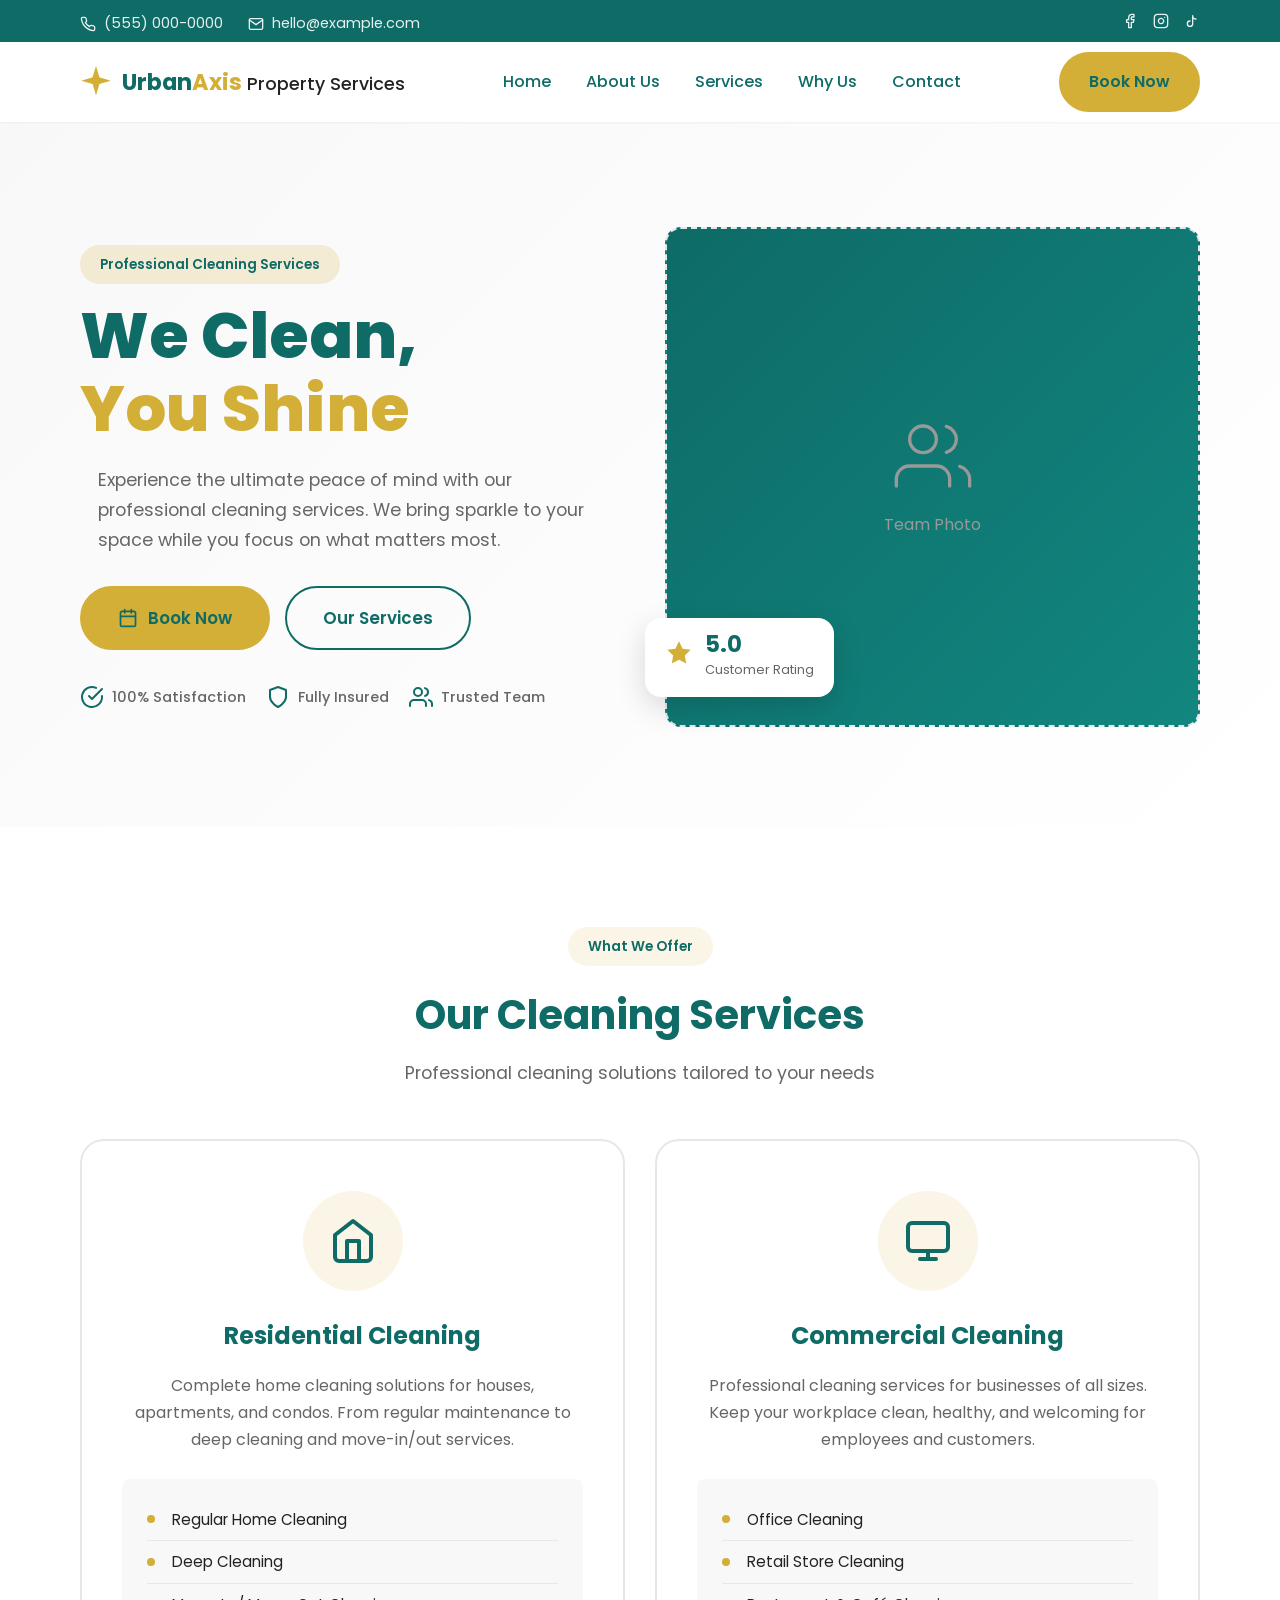
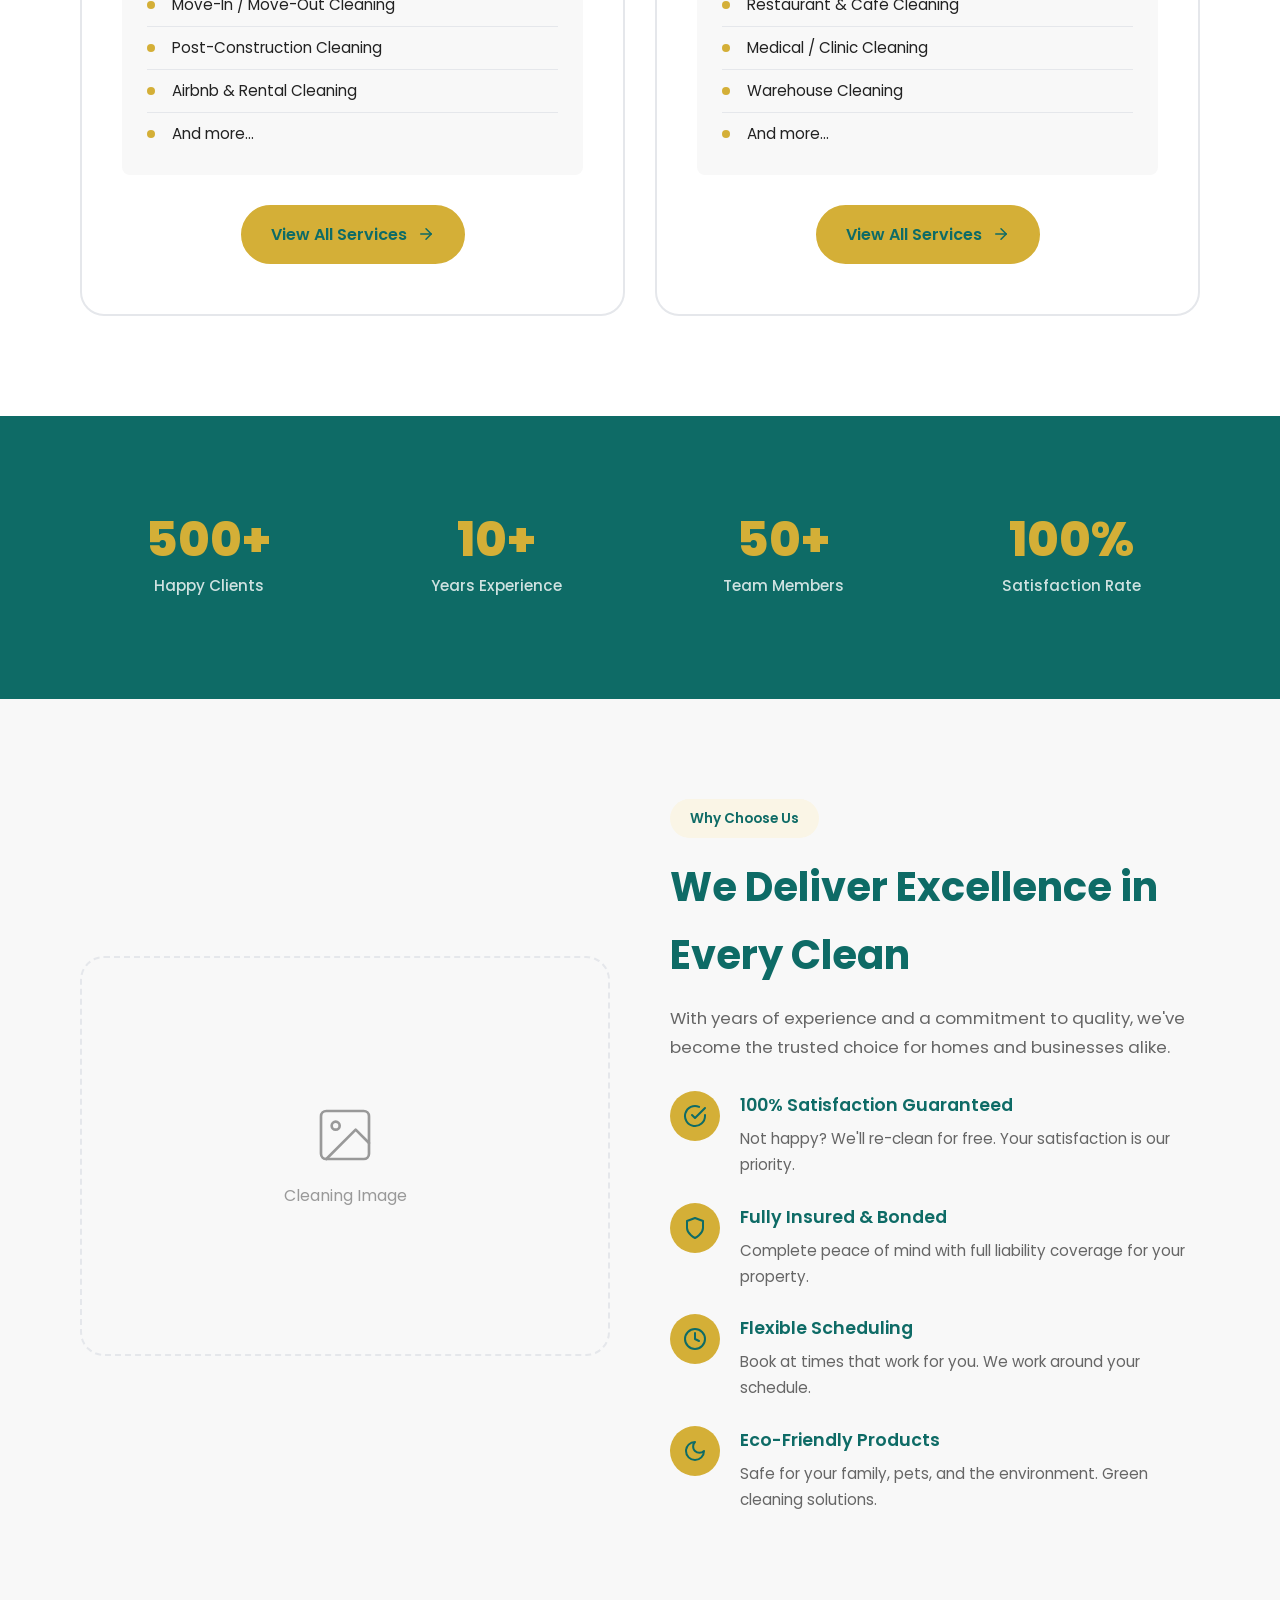
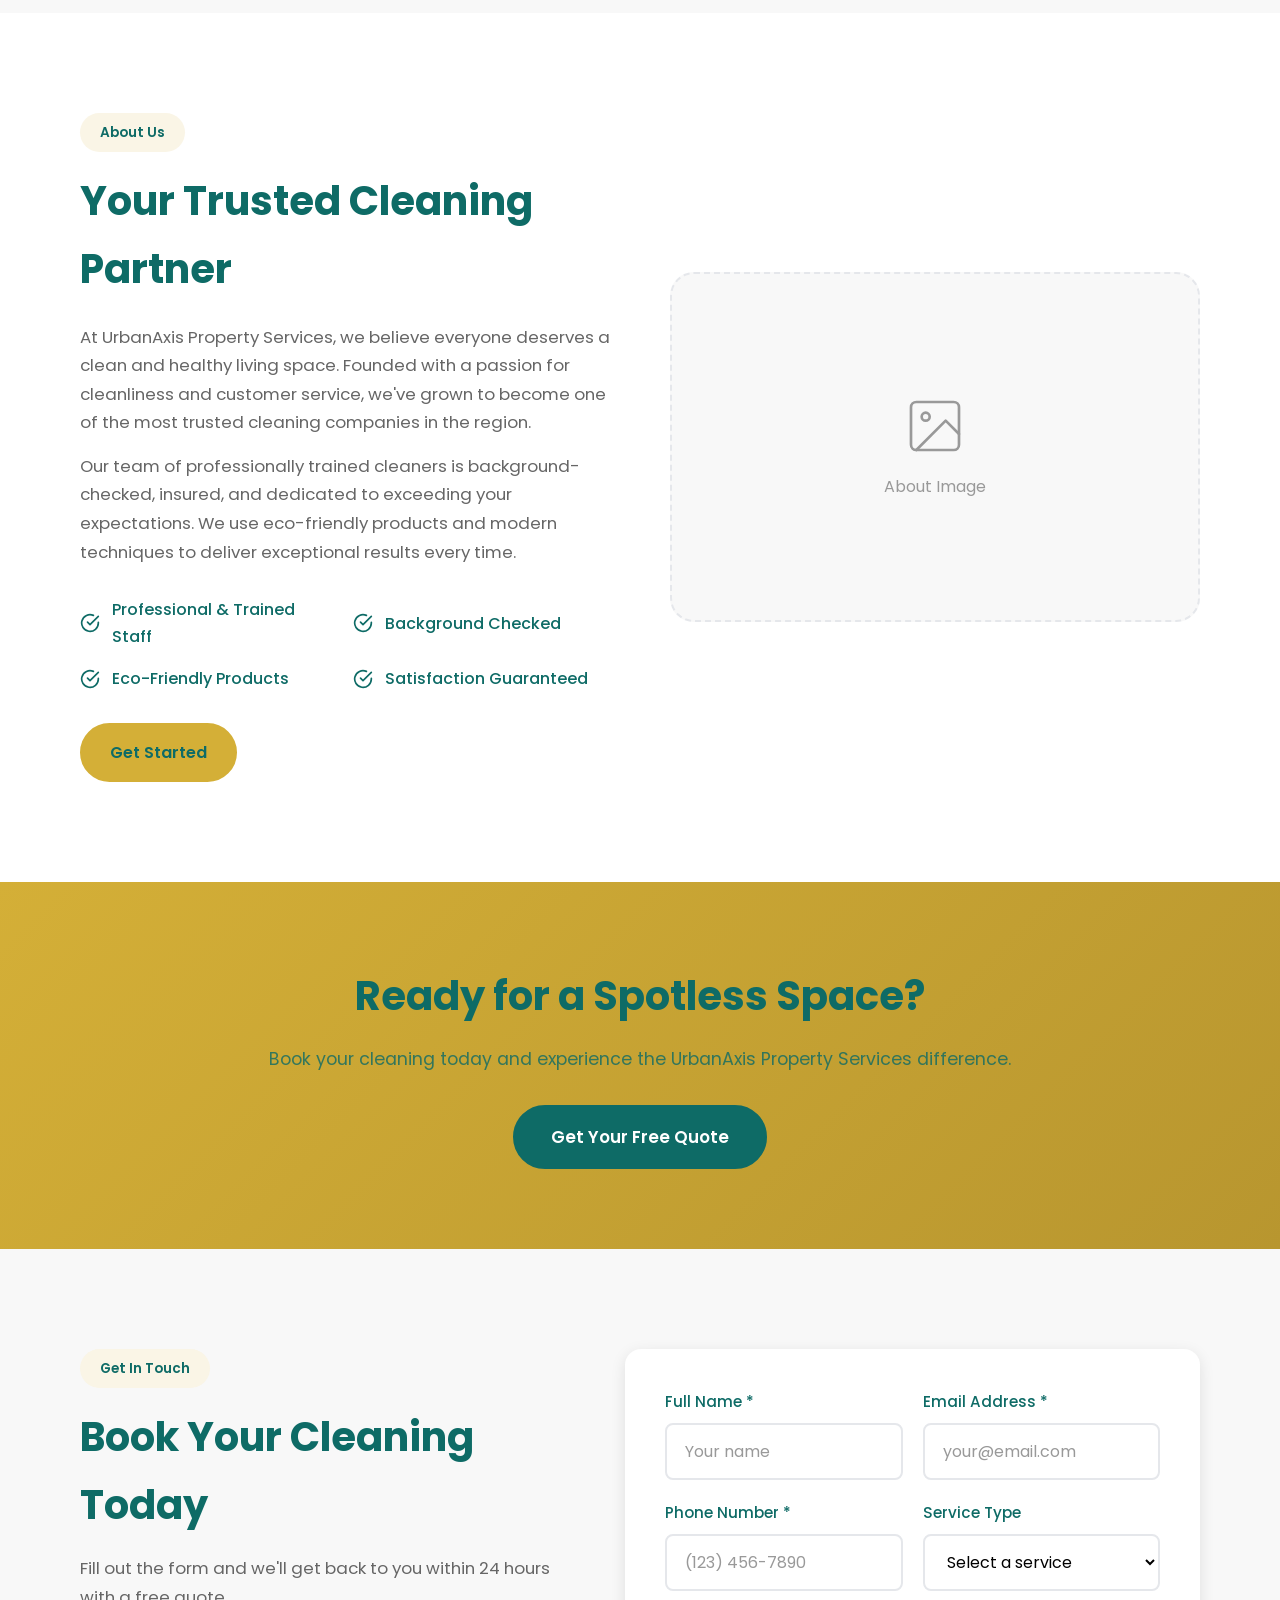
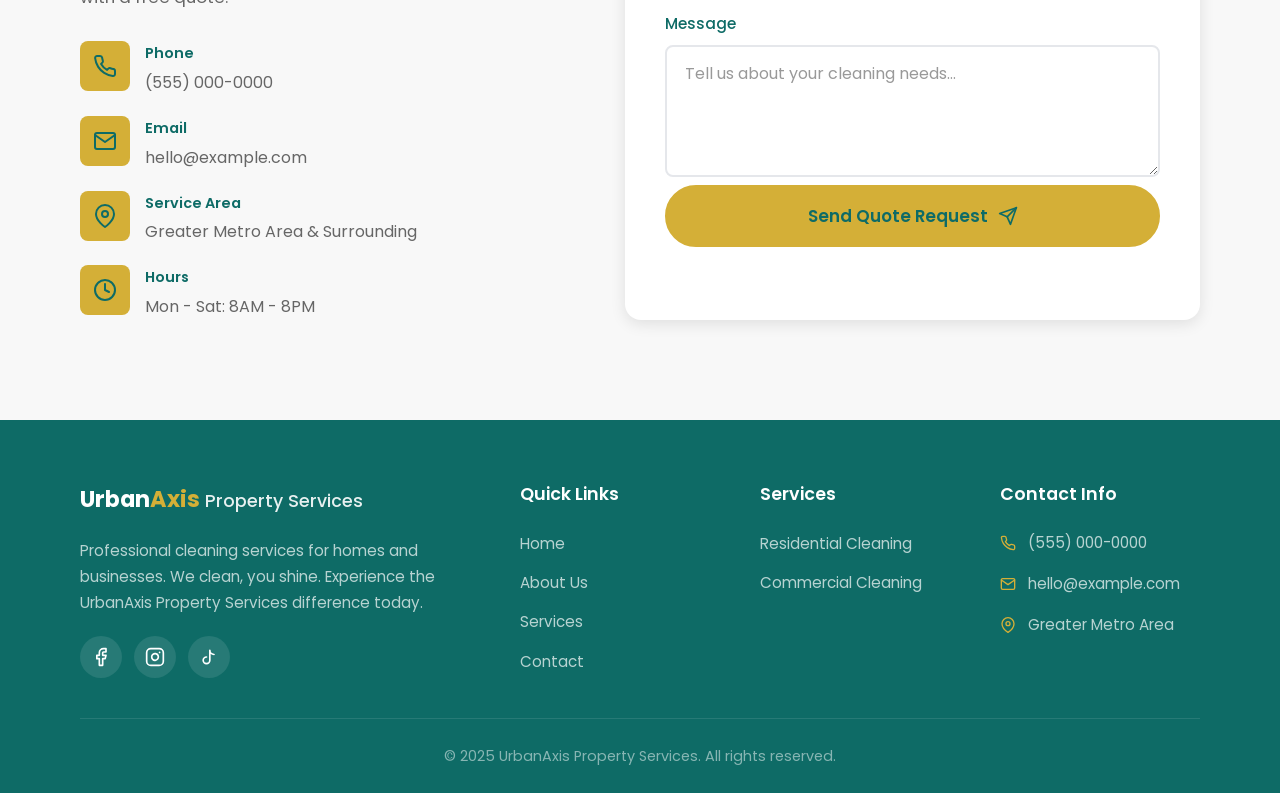
<file: index.html>
<!DOCTYPE html>
<html lang="en">
<head>
    <meta charset="UTF-8">
    <meta name="viewport" content="width=device-width, initial-scale=1.0">
    <meta name="description" content="We Clean, You Shine. Professional residential and commercial cleaning services. 100% satisfaction guaranteed.">
    <title>UrbanAxis Property Services | We Clean, You Shine</title>
    <link rel="stylesheet" href="css/styles.css">
    <link rel="preconnect" href="https://fonts.googleapis.com">
    <link rel="preconnect" href="https://fonts.gstatic.com" crossorigin>
    <link href="https://fonts.googleapis.com/css2?family=Poppins:wght@400;500;600;700;800&display=swap" rel="stylesheet">
</head>
<body>
    <!-- Top Bar -->
    <div class="top-bar">
        <div class="container">
            <div class="top-bar-content">
                <div class="top-bar-contact">
                    <a href="tel:+15550000000">
                        <svg xmlns="http://www.w3.org/2000/svg" width="16" height="16" viewBox="0 0 24 24" fill="none" stroke="currentColor" stroke-width="2" stroke-linecap="round" stroke-linejoin="round"><path d="M22 16.92v3a2 2 0 0 1-2.18 2 19.79 19.79 0 0 1-8.63-3.07 19.5 19.5 0 0 1-6-6 19.79 19.79 0 0 1-3.07-8.67A2 2 0 0 1 4.11 2h3a2 2 0 0 1 2 1.72 12.84 12.84 0 0 0 .7 2.81 2 2 0 0 1-.45 2.11L8.09 9.91a16 16 0 0 0 6 6l1.27-1.27a2 2 0 0 1 2.11-.45 12.84 12.84 0 0 0 2.81.7A2 2 0 0 1 22 16.92z"></path></svg>
                        (555) 000-0000
                    </a>
                    <a href="mailto:hello@example.com">
                        <svg xmlns="http://www.w3.org/2000/svg" width="16" height="16" viewBox="0 0 24 24" fill="none" stroke="currentColor" stroke-width="2" stroke-linecap="round" stroke-linejoin="round"><path d="M4 4h16c1.1 0 2 .9 2 2v12c0 1.1-.9 2-2 2H4c-1.1 0-2-.9-2-2V6c0-1.1.9-2 2-2z"></path><polyline points="22,6 12,13 2,6"></polyline></svg>
                        hello@example.com
                    </a>
                </div>
                <div class="top-bar-social">
                    <a href="https://facebook.com/urbanaxis" aria-label="Facebook" target="_blank" rel="noopener">
                        <svg xmlns="http://www.w3.org/2000/svg" width="16" height="16" viewBox="0 0 24 24" fill="none" stroke="currentColor" stroke-width="2" stroke-linecap="round" stroke-linejoin="round"><path d="M18 2h-3a5 5 0 0 0-5 5v3H7v4h3v8h4v-8h3l1-4h-4V7a1 1 0 0 1 1-1h3z"></path></svg>
                    </a>
                    <a href="https://instagram.com/urbanaxis" aria-label="Instagram" target="_blank" rel="noopener">
                        <svg xmlns="http://www.w3.org/2000/svg" width="16" height="16" viewBox="0 0 24 24" fill="none" stroke="currentColor" stroke-width="2" stroke-linecap="round" stroke-linejoin="round"><rect x="2" y="2" width="20" height="20" rx="5" ry="5"></rect><path d="M16 11.37A4 4 0 1 1 12.63 8 4 4 0 0 1 16 11.37z"></path><line x1="17.5" y1="6.5" x2="17.51" y2="6.5"></line></svg>
                    </a>
                    <a href="https://tiktok.com/@urbanaxis" aria-label="TikTok" target="_blank" rel="noopener">
                        <svg xmlns="http://www.w3.org/2000/svg" width="16" height="16" viewBox="0 0 24 24" fill="none" stroke="currentColor" stroke-width="2" stroke-linecap="round" stroke-linejoin="round"><path d="M9 12a4 4 0 1 0 4 4V4a5 5 0 0 0 5 5"></path></svg>
                    </a>
                </div>
            </div>
        </div>
    </div>

    <!-- Header -->
    <header class="header" id="header">
        <div class="container">
            <a href="#" class="logo">
                <span class="logo-icon">
                    <svg xmlns="http://www.w3.org/2000/svg" width="32" height="32" viewBox="0 0 24 24" fill="currentColor"><path d="M12 0L14.59 8.41L23 11L14.59 13.59L12 22L9.41 13.59L1 11L9.41 8.41L12 0Z"/></svg>
                </span>
                <span class="logo-text"><span class="logo-urban">Urban</span><span class="logo-axis">Axis</span> <span class="logo-suffix">Property Services</span></span>
            </a>
            <nav class="nav" id="nav">
                <ul class="nav-list">
                    <li><a href="#home">Home</a></li>
                    <li><a href="#about">About Us</a></li>
                    <li><a href="#services">Services</a></li>
                    <li><a href="#why-us">Why Us</a></li>
                    <li><a href="#contact">Contact</a></li>
                </ul>
                <div class="nav-social">
                    <span class="nav-social-label">Follow Us</span>
                    <div class="nav-social-links">
                        <a href="https://facebook.com/urbanaxis" aria-label="Facebook" target="_blank" rel="noopener">
                            <svg xmlns="http://www.w3.org/2000/svg" width="20" height="20" viewBox="0 0 24 24" fill="none" stroke="currentColor" stroke-width="2" stroke-linecap="round" stroke-linejoin="round"><path d="M18 2h-3a5 5 0 0 0-5 5v3H7v4h3v8h4v-8h3l1-4h-4V7a1 1 0 0 1 1-1h3z"></path></svg>
                        </a>
                        <a href="https://instagram.com/urbanaxis" aria-label="Instagram" target="_blank" rel="noopener">
                            <svg xmlns="http://www.w3.org/2000/svg" width="20" height="20" viewBox="0 0 24 24" fill="none" stroke="currentColor" stroke-width="2" stroke-linecap="round" stroke-linejoin="round"><rect x="2" y="2" width="20" height="20" rx="5" ry="5"></rect><path d="M16 11.37A4 4 0 1 1 12.63 8 4 4 0 0 1 16 11.37z"></path><line x1="17.5" y1="6.5" x2="17.51" y2="6.5"></line></svg>
                        </a>
                        <a href="https://tiktok.com/@urbanaxis" aria-label="TikTok" target="_blank" rel="noopener">
                            <svg xmlns="http://www.w3.org/2000/svg" width="20" height="20" viewBox="0 0 24 24" fill="none" stroke="currentColor" stroke-width="2" stroke-linecap="round" stroke-linejoin="round"><path d="M9 12a4 4 0 1 0 4 4V4a5 5 0 0 0 5 5"></path></svg>
                        </a>
                    </div>
                </div>
            </nav>
            <a href="#contact" class="btn btn-primary header-cta">Book Now</a>
            <button class="mobile-menu-toggle" id="mobile-menu-toggle" aria-label="Toggle menu">
                <span></span>
                <span></span>
                <span></span>
            </button>
        </div>
    </header>

    <!-- Hero Section -->
    <section class="hero" id="home">
        <div class="container">
            <div class="hero-content">
                <div class="hero-text">
                    <span class="hero-badge">Professional Cleaning Services</span>
                    <h1>We Clean,<br><span>You Shine</span></h1>
                    <p>Experience the ultimate peace of mind with our professional cleaning services. We bring sparkle to your space while you focus on what matters most.</p>
                    <div class="hero-cta">
                        <a href="#contact" class="btn btn-primary btn-lg">
                            <svg xmlns="http://www.w3.org/2000/svg" width="20" height="20" viewBox="0 0 24 24" fill="none" stroke="currentColor" stroke-width="2" stroke-linecap="round" stroke-linejoin="round"><rect x="3" y="4" width="18" height="18" rx="2" ry="2"></rect><line x1="16" y1="2" x2="16" y2="6"></line><line x1="8" y1="2" x2="8" y2="6"></line><line x1="3" y1="10" x2="21" y2="10"></line></svg>
                            Book Now
                        </a>
                        <a href="#services" class="btn btn-outline btn-lg">Our Services</a>
                    </div>
                    <div class="hero-trust">
                        <div class="trust-item">
                            <svg xmlns="http://www.w3.org/2000/svg" width="24" height="24" viewBox="0 0 24 24" fill="none" stroke="currentColor" stroke-width="2" stroke-linecap="round" stroke-linejoin="round"><path d="M22 11.08V12a10 10 0 1 1-5.93-9.14"></path><polyline points="22 4 12 14.01 9 11.01"></polyline></svg>
                            <span>100% Satisfaction</span>
                        </div>
                        <div class="trust-item">
                            <svg xmlns="http://www.w3.org/2000/svg" width="24" height="24" viewBox="0 0 24 24" fill="none" stroke="currentColor" stroke-width="2" stroke-linecap="round" stroke-linejoin="round"><path d="M12 22s8-4 8-10V5l-8-3-8 3v7c0 6 8 10 8 10z"></path></svg>
                            <span>Fully Insured</span>
                        </div>
                        <div class="trust-item">
                            <svg xmlns="http://www.w3.org/2000/svg" width="24" height="24" viewBox="0 0 24 24" fill="none" stroke="currentColor" stroke-width="2" stroke-linecap="round" stroke-linejoin="round"><path d="M17 21v-2a4 4 0 0 0-4-4H5a4 4 0 0 0-4 4v2"></path><circle cx="9" cy="7" r="4"></circle><path d="M23 21v-2a4 4 0 0 0-3-3.87"></path><path d="M16 3.13a4 4 0 0 1 0 7.75"></path></svg>
                            <span>Trusted Team</span>
                        </div>
                    </div>
                </div>
                <div class="hero-image">
                    <div class="hero-image-wrapper">
                        <div class="image-placeholder hero-placeholder">
                            <svg xmlns="http://www.w3.org/2000/svg" width="80" height="80" viewBox="0 0 24 24" fill="none" stroke="currentColor" stroke-width="1" stroke-linecap="round" stroke-linejoin="round"><path d="M17 21v-2a4 4 0 0 0-4-4H5a4 4 0 0 0-4 4v2"></path><circle cx="9" cy="7" r="4"></circle><path d="M23 21v-2a4 4 0 0 0-3-3.87"></path><path d="M16 3.13a4 4 0 0 1 0 7.75"></path></svg>
                            <span>Team Photo</span>
                        </div>
                        <div class="hero-badge-card">
                            <div class="badge-icon">
                                <svg xmlns="http://www.w3.org/2000/svg" width="28" height="28" viewBox="0 0 24 24" fill="currentColor"><polygon points="12 2 15.09 8.26 22 9.27 17 14.14 18.18 21.02 12 17.77 5.82 21.02 7 14.14 2 9.27 8.91 8.26 12 2"></polygon></svg>
                            </div>
                            <div class="badge-text">
                                <span class="badge-rating">5.0</span>
                                <span class="badge-label">Customer Rating</span>
                            </div>
                        </div>
                    </div>
                </div>
            </div>
        </div>
    </section>

    <!-- Services Section -->
    <section class="services" id="services">
        <div class="container">
            <div class="section-header">
                <span class="section-badge">What We Offer</span>
                <h2>Our Cleaning Services</h2>
                <p>Professional cleaning solutions tailored to your needs</p>
            </div>
            <div class="services-categories">
                <!-- Residential Cleaning -->
                <div class="service-category-card">
                    <div class="category-icon">
                        <svg xmlns="http://www.w3.org/2000/svg" width="48" height="48" viewBox="0 0 24 24" fill="none" stroke="currentColor" stroke-width="2" stroke-linecap="round" stroke-linejoin="round"><path d="M3 9l9-7 9 7v11a2 2 0 0 1-2 2H5a2 2 0 0 1-2-2z"></path><polyline points="9 22 9 12 15 12 15 22"></polyline></svg>
                    </div>
                    <h3>Residential Cleaning</h3>
                    <p>Complete home cleaning solutions for houses, apartments, and condos. From regular maintenance to deep cleaning and move-in/out services.</p>
                    <ul class="category-services-list">
                        <li>Regular Home Cleaning</li>
                        <li>Deep Cleaning</li>
                        <li>Move-In / Move-Out Cleaning</li>
                        <li>Post-Construction Cleaning</li>
                        <li>Airbnb & Rental Cleaning</li>
                        <li>And more...</li>
                    </ul>
                    <a href="/residential" class="btn btn-primary">
                        View All Services
                        <svg xmlns="http://www.w3.org/2000/svg" width="18" height="18" viewBox="0 0 24 24" fill="none" stroke="currentColor" stroke-width="2" stroke-linecap="round" stroke-linejoin="round"><line x1="5" y1="12" x2="19" y2="12"></line><polyline points="12 5 19 12 12 19"></polyline></svg>
                    </a>
                </div>
                <!-- Commercial Cleaning -->
                <div class="service-category-card">
                    <div class="category-icon">
                        <svg xmlns="http://www.w3.org/2000/svg" width="48" height="48" viewBox="0 0 24 24" fill="none" stroke="currentColor" stroke-width="2" stroke-linecap="round" stroke-linejoin="round"><rect x="2" y="3" width="20" height="14" rx="2" ry="2"></rect><line x1="8" y1="21" x2="16" y2="21"></line><line x1="12" y1="17" x2="12" y2="21"></line></svg>
                    </div>
                    <h3>Commercial Cleaning</h3>
                    <p>Professional cleaning services for businesses of all sizes. Keep your workplace clean, healthy, and welcoming for employees and customers.</p>
                    <ul class="category-services-list">
                        <li>Office Cleaning</li>
                        <li>Retail Store Cleaning</li>
                        <li>Restaurant & Café Cleaning</li>
                        <li>Medical / Clinic Cleaning</li>
                        <li>Warehouse Cleaning</li>
                        <li>And more...</li>
                    </ul>
                    <a href="/commercial" class="btn btn-primary">
                        View All Services
                        <svg xmlns="http://www.w3.org/2000/svg" width="18" height="18" viewBox="0 0 24 24" fill="none" stroke="currentColor" stroke-width="2" stroke-linecap="round" stroke-linejoin="round"><line x1="5" y1="12" x2="19" y2="12"></line><polyline points="12 5 19 12 12 19"></polyline></svg>
                    </a>
                </div>
            </div>
        </div>
    </section>

    <!-- Stats Section -->
    <section class="stats">
        <div class="container">
            <div class="stats-grid">
                <div class="stat-item">
                    <span class="stat-number" data-count="500">500+</span>
                    <span class="stat-label">Happy Clients</span>
                </div>
                <div class="stat-item">
                    <span class="stat-number" data-count="10">10+</span>
                    <span class="stat-label">Years Experience</span>
                </div>
                <div class="stat-item">
                    <span class="stat-number" data-count="50">50+</span>
                    <span class="stat-label">Team Members</span>
                </div>
                <div class="stat-item">
                    <span class="stat-number" data-count="100">100%</span>
                    <span class="stat-label">Satisfaction Rate</span>
                </div>
            </div>
        </div>
    </section>

    <!-- Why Choose Us Section -->
    <section class="why-us" id="why-us">
        <div class="container">
            <div class="why-us-content">
                <div class="why-us-image">
                    <div class="image-placeholder">
                        <svg xmlns="http://www.w3.org/2000/svg" width="64" height="64" viewBox="0 0 24 24" fill="none" stroke="currentColor" stroke-width="1" stroke-linecap="round" stroke-linejoin="round"><rect x="3" y="3" width="18" height="18" rx="2" ry="2"></rect><circle cx="8.5" cy="8.5" r="1.5"></circle><polyline points="21 15 16 10 5 21"></polyline></svg>
                        <span>Cleaning Image</span>
                    </div>
                </div>
                <div class="why-us-text">
                    <span class="section-badge">Why Choose Us</span>
                    <h2>We Deliver Excellence in Every Clean</h2>
                    <p>With years of experience and a commitment to quality, we've become the trusted choice for homes and businesses alike.</p>
                    <div class="features-list">
                        <div class="feature-item">
                            <div class="feature-icon">
                                <svg xmlns="http://www.w3.org/2000/svg" width="24" height="24" viewBox="0 0 24 24" fill="none" stroke="currentColor" stroke-width="2" stroke-linecap="round" stroke-linejoin="round"><path d="M22 11.08V12a10 10 0 1 1-5.93-9.14"></path><polyline points="22 4 12 14.01 9 11.01"></polyline></svg>
                            </div>
                            <div class="feature-text">
                                <h4>100% Satisfaction Guaranteed</h4>
                                <p>Not happy? We'll re-clean for free. Your satisfaction is our priority.</p>
                            </div>
                        </div>
                        <div class="feature-item">
                            <div class="feature-icon">
                                <svg xmlns="http://www.w3.org/2000/svg" width="24" height="24" viewBox="0 0 24 24" fill="none" stroke="currentColor" stroke-width="2" stroke-linecap="round" stroke-linejoin="round"><path d="M12 22s8-4 8-10V5l-8-3-8 3v7c0 6 8 10 8 10z"></path></svg>
                            </div>
                            <div class="feature-text">
                                <h4>Fully Insured & Bonded</h4>
                                <p>Complete peace of mind with full liability coverage for your property.</p>
                            </div>
                        </div>
                        <div class="feature-item">
                            <div class="feature-icon">
                                <svg xmlns="http://www.w3.org/2000/svg" width="24" height="24" viewBox="0 0 24 24" fill="none" stroke="currentColor" stroke-width="2" stroke-linecap="round" stroke-linejoin="round"><circle cx="12" cy="12" r="10"></circle><polyline points="12 6 12 12 16 14"></polyline></svg>
                            </div>
                            <div class="feature-text">
                                <h4>Flexible Scheduling</h4>
                                <p>Book at times that work for you. We work around your schedule.</p>
                            </div>
                        </div>
                        <div class="feature-item">
                            <div class="feature-icon">
                                <svg xmlns="http://www.w3.org/2000/svg" width="24" height="24" viewBox="0 0 24 24" fill="none" stroke="currentColor" stroke-width="2" stroke-linecap="round" stroke-linejoin="round"><path d="M12 3a6 6 0 0 0 9 9 9 9 0 1 1-9-9Z"></path></svg>
                            </div>
                            <div class="feature-text">
                                <h4>Eco-Friendly Products</h4>
                                <p>Safe for your family, pets, and the environment. Green cleaning solutions.</p>
                            </div>
                        </div>
                    </div>
                </div>
            </div>
        </div>
    </section>

    <!-- About Section -->
    <section class="about" id="about">
        <div class="container">
            <div class="about-content">
                <div class="about-text">
                    <span class="section-badge">About Us</span>
                    <h2>Your Trusted Cleaning Partner</h2>
                    <p>At UrbanAxis Property Services, we believe everyone deserves a clean and healthy living space. Founded with a passion for cleanliness and customer service, we've grown to become one of the most trusted cleaning companies in the region.</p>
                    <p>Our team of professionally trained cleaners is background-checked, insured, and dedicated to exceeding your expectations. We use eco-friendly products and modern techniques to deliver exceptional results every time.</p>
                    <div class="about-features">
                        <div class="about-feature">
                            <svg xmlns="http://www.w3.org/2000/svg" width="20" height="20" viewBox="0 0 24 24" fill="none" stroke="currentColor" stroke-width="2" stroke-linecap="round" stroke-linejoin="round"><path d="M22 11.08V12a10 10 0 1 1-5.93-9.14"></path><polyline points="22 4 12 14.01 9 11.01"></polyline></svg>
                            Professional & Trained Staff
                        </div>
                        <div class="about-feature">
                            <svg xmlns="http://www.w3.org/2000/svg" width="20" height="20" viewBox="0 0 24 24" fill="none" stroke="currentColor" stroke-width="2" stroke-linecap="round" stroke-linejoin="round"><path d="M22 11.08V12a10 10 0 1 1-5.93-9.14"></path><polyline points="22 4 12 14.01 9 11.01"></polyline></svg>
                            Background Checked
                        </div>
                        <div class="about-feature">
                            <svg xmlns="http://www.w3.org/2000/svg" width="20" height="20" viewBox="0 0 24 24" fill="none" stroke="currentColor" stroke-width="2" stroke-linecap="round" stroke-linejoin="round"><path d="M22 11.08V12a10 10 0 1 1-5.93-9.14"></path><polyline points="22 4 12 14.01 9 11.01"></polyline></svg>
                            Eco-Friendly Products
                        </div>
                        <div class="about-feature">
                            <svg xmlns="http://www.w3.org/2000/svg" width="20" height="20" viewBox="0 0 24 24" fill="none" stroke="currentColor" stroke-width="2" stroke-linecap="round" stroke-linejoin="round"><path d="M22 11.08V12a10 10 0 1 1-5.93-9.14"></path><polyline points="22 4 12 14.01 9 11.01"></polyline></svg>
                            Satisfaction Guaranteed
                        </div>
                    </div>
                    <a href="#contact" class="btn btn-primary">Get Started</a>
                </div>
                <div class="about-image">
                    <div class="image-placeholder">
                        <svg xmlns="http://www.w3.org/2000/svg" width="64" height="64" viewBox="0 0 24 24" fill="none" stroke="currentColor" stroke-width="1" stroke-linecap="round" stroke-linejoin="round"><rect x="3" y="3" width="18" height="18" rx="2" ry="2"></rect><circle cx="8.5" cy="8.5" r="1.5"></circle><polyline points="21 15 16 10 5 21"></polyline></svg>
                        <span>About Image</span>
                    </div>
                </div>
            </div>
        </div>
    </section>

    <!-- CTA Section -->
    <section class="cta">
        <div class="container">
            <div class="cta-content">
                <h2>Ready for a Spotless Space?</h2>
                <p>Book your cleaning today and experience the UrbanAxis Property Services difference.</p>
                <a href="#contact" class="btn btn-dark btn-lg">Get Your Free Quote</a>
            </div>
        </div>
    </section>

    <!-- Contact Section -->
    <section class="contact" id="contact">
        <div class="container">
            <div class="contact-wrapper">
                <div class="contact-info">
                    <span class="section-badge">Get In Touch</span>
                    <h2>Book Your Cleaning Today</h2>
                    <p>Fill out the form and we'll get back to you within 24 hours with a free quote.</p>
                    <div class="info-list">
                        <div class="info-item">
                            <div class="info-icon">
                                <svg xmlns="http://www.w3.org/2000/svg" width="24" height="24" viewBox="0 0 24 24" fill="none" stroke="currentColor" stroke-width="2" stroke-linecap="round" stroke-linejoin="round"><path d="M22 16.92v3a2 2 0 0 1-2.18 2 19.79 19.79 0 0 1-8.63-3.07 19.5 19.5 0 0 1-6-6 19.79 19.79 0 0 1-3.07-8.67A2 2 0 0 1 4.11 2h3a2 2 0 0 1 2 1.72 12.84 12.84 0 0 0 .7 2.81 2 2 0 0 1-.45 2.11L8.09 9.91a16 16 0 0 0 6 6l1.27-1.27a2 2 0 0 1 2.11-.45 12.84 12.84 0 0 0 2.81.7A2 2 0 0 1 22 16.92z"></path></svg>
                            </div>
                            <div>
                                <h4>Phone</h4>
                                <p>(555) 000-0000</p>
                            </div>
                        </div>
                        <div class="info-item">
                            <div class="info-icon">
                                <svg xmlns="http://www.w3.org/2000/svg" width="24" height="24" viewBox="0 0 24 24" fill="none" stroke="currentColor" stroke-width="2" stroke-linecap="round" stroke-linejoin="round"><path d="M4 4h16c1.1 0 2 .9 2 2v12c0 1.1-.9 2-2 2H4c-1.1 0-2-.9-2-2V6c0-1.1.9-2 2-2z"></path><polyline points="22,6 12,13 2,6"></polyline></svg>
                            </div>
                            <div>
                                <h4>Email</h4>
                                <p>hello@example.com</p>
                            </div>
                        </div>
                        <div class="info-item">
                            <div class="info-icon">
                                <svg xmlns="http://www.w3.org/2000/svg" width="24" height="24" viewBox="0 0 24 24" fill="none" stroke="currentColor" stroke-width="2" stroke-linecap="round" stroke-linejoin="round"><path d="M21 10c0 7-9 13-9 13s-9-6-9-13a9 9 0 0 1 18 0z"></path><circle cx="12" cy="10" r="3"></circle></svg>
                            </div>
                            <div>
                                <h4>Service Area</h4>
                                <p>Greater Metro Area & Surrounding</p>
                            </div>
                        </div>
                        <div class="info-item">
                            <div class="info-icon">
                                <svg xmlns="http://www.w3.org/2000/svg" width="24" height="24" viewBox="0 0 24 24" fill="none" stroke="currentColor" stroke-width="2" stroke-linecap="round" stroke-linejoin="round"><circle cx="12" cy="12" r="10"></circle><polyline points="12 6 12 12 16 14"></polyline></svg>
                            </div>
                            <div>
                                <h4>Hours</h4>
                                <p>Mon - Sat: 8AM - 8PM</p>
                            </div>
                        </div>
                    </div>
                </div>
                <form class="contact-form" id="contact-form">
                    <div class="form-row">
                        <div class="form-group">
                            <label for="name">Full Name *</label>
                            <input type="text" id="name" name="name" required placeholder="Your name">
                        </div>
                        <div class="form-group">
                            <label for="email">Email Address *</label>
                            <input type="email" id="email" name="email" required placeholder="your@email.com">
                        </div>
                    </div>
                    <div class="form-row">
                        <div class="form-group">
                            <label for="phone">Phone Number *</label>
                            <input type="tel" id="phone" name="phone" required placeholder="(123) 456-7890">
                        </div>
                        <div class="form-group">
                            <label for="service">Service Type</label>
                            <select id="service" name="service">
                                <option value="">Select a service</option>
                                <option value="residential">Residential Cleaning</option>
                                <option value="commercial">Commercial Cleaning</option>
                                <option value="move">Move-In/Move-Out</option>
                                <option value="deep">Deep Cleaning</option>
                                <option value="carpet">Carpet Cleaning</option>
                                <option value="event">Event Cleanup</option>
                            </select>
                        </div>
                    </div>
                    <div class="form-group">
                        <label for="message">Message</label>
                        <textarea id="message" name="message" rows="4" placeholder="Tell us about your cleaning needs..."></textarea>
                    </div>
                    <button type="submit" class="btn btn-primary btn-lg btn-full">
                        Send Quote Request
                        <svg xmlns="http://www.w3.org/2000/svg" width="20" height="20" viewBox="0 0 24 24" fill="none" stroke="currentColor" stroke-width="2" stroke-linecap="round" stroke-linejoin="round"><line x1="22" y1="2" x2="11" y2="13"></line><polygon points="22 2 15 22 11 13 2 9 22 2"></polygon></svg>
                    </button>
                </form>
            </div>
        </div>
    </section>

    <!-- Footer -->
    <footer class="footer">
        <div class="container">
            <div class="footer-content">
                <div class="footer-brand">
                    <a href="#" class="logo">
                        <span class="logo-text"><span class="logo-urban">Urban</span><span class="logo-axis">Axis</span> <span class="logo-suffix">Property Services</span></span>
                    </a>
                    <p>Professional cleaning services for homes and businesses. We clean, you shine. Experience the UrbanAxis Property Services difference today.</p>
                    <div class="footer-social">
                        <a href="https://facebook.com/urbanaxis" aria-label="Facebook" target="_blank" rel="noopener">
                            <svg xmlns="http://www.w3.org/2000/svg" width="20" height="20" viewBox="0 0 24 24" fill="none" stroke="currentColor" stroke-width="2" stroke-linecap="round" stroke-linejoin="round"><path d="M18 2h-3a5 5 0 0 0-5 5v3H7v4h3v8h4v-8h3l1-4h-4V7a1 1 0 0 1 1-1h3z"></path></svg>
                        </a>
                        <a href="https://instagram.com/urbanaxis" aria-label="Instagram" target="_blank" rel="noopener">
                            <svg xmlns="http://www.w3.org/2000/svg" width="20" height="20" viewBox="0 0 24 24" fill="none" stroke="currentColor" stroke-width="2" stroke-linecap="round" stroke-linejoin="round"><rect x="2" y="2" width="20" height="20" rx="5" ry="5"></rect><path d="M16 11.37A4 4 0 1 1 12.63 8 4 4 0 0 1 16 11.37z"></path><line x1="17.5" y1="6.5" x2="17.51" y2="6.5"></line></svg>
                        </a>
                        <a href="https://tiktok.com/@urbanaxis" aria-label="TikTok" target="_blank" rel="noopener">
                            <svg xmlns="http://www.w3.org/2000/svg" width="20" height="20" viewBox="0 0 24 24" fill="none" stroke="currentColor" stroke-width="2" stroke-linecap="round" stroke-linejoin="round"><path d="M9 12a4 4 0 1 0 4 4V4a5 5 0 0 0 5 5"></path></svg>
                        </a>
                    </div>
                </div>
                <div class="footer-links">
                    <h4>Quick Links</h4>
                    <ul>
                        <li><a href="#home">Home</a></li>
                        <li><a href="#about">About Us</a></li>
                        <li><a href="#services">Services</a></li>
                        <li><a href="#contact">Contact</a></li>
                    </ul>
                </div>
                <div class="footer-links">
                    <h4>Services</h4>
                    <ul>
                        <li><a href="/residential">Residential Cleaning</a></li>
                        <li><a href="/commercial">Commercial Cleaning</a></li>
                    </ul>
                </div>
                <div class="footer-contact">
                    <h4>Contact Info</h4>
                    <ul>
                        <li>
                            <svg xmlns="http://www.w3.org/2000/svg" width="16" height="16" viewBox="0 0 24 24" fill="none" stroke="currentColor" stroke-width="2" stroke-linecap="round" stroke-linejoin="round"><path d="M22 16.92v3a2 2 0 0 1-2.18 2 19.79 19.79 0 0 1-8.63-3.07 19.5 19.5 0 0 1-6-6 19.79 19.79 0 0 1-3.07-8.67A2 2 0 0 1 4.11 2h3a2 2 0 0 1 2 1.72 12.84 12.84 0 0 0 .7 2.81 2 2 0 0 1-.45 2.11L8.09 9.91a16 16 0 0 0 6 6l1.27-1.27a2 2 0 0 1 2.11-.45 12.84 12.84 0 0 0 2.81.7A2 2 0 0 1 22 16.92z"></path></svg>
                            (555) 000-0000
                        </li>
                        <li>
                            <svg xmlns="http://www.w3.org/2000/svg" width="16" height="16" viewBox="0 0 24 24" fill="none" stroke="currentColor" stroke-width="2" stroke-linecap="round" stroke-linejoin="round"><path d="M4 4h16c1.1 0 2 .9 2 2v12c0 1.1-.9 2-2 2H4c-1.1 0-2-.9-2-2V6c0-1.1.9-2 2-2z"></path><polyline points="22,6 12,13 2,6"></polyline></svg>
                            hello@example.com
                        </li>
                        <li>
                            <svg xmlns="http://www.w3.org/2000/svg" width="16" height="16" viewBox="0 0 24 24" fill="none" stroke="currentColor" stroke-width="2" stroke-linecap="round" stroke-linejoin="round"><path d="M21 10c0 7-9 13-9 13s-9-6-9-13a9 9 0 0 1 18 0z"></path><circle cx="12" cy="10" r="3"></circle></svg>
                            Greater Metro Area
                        </li>
                    </ul>
                </div>
            </div>
            <div class="footer-bottom">
                <p>&copy; 2025 UrbanAxis Property Services. All rights reserved.</p>
            </div>
        </div>
    </footer>

    <!-- Mobile Action Bar -->
    <div class="mobile-action-bar">
        <a href="tel:+15550000000" class="action-item">
            <svg xmlns="http://www.w3.org/2000/svg" width="20" height="20" viewBox="0 0 24 24" fill="none" stroke="currentColor" stroke-width="2" stroke-linecap="round" stroke-linejoin="round"><path d="M22 16.92v3a2 2 0 0 1-2.18 2 19.79 19.79 0 0 1-8.63-3.07 19.5 19.5 0 0 1-6-6 19.79 19.79 0 0 1-3.07-8.67A2 2 0 0 1 4.11 2h3a2 2 0 0 1 2 1.72 12.84 12.84 0 0 0 .7 2.81 2 2 0 0 1-.45 2.11L8.09 9.91a16 16 0 0 0 6 6l1.27-1.27a2 2 0 0 1 2.11-.45 12.84 12.84 0 0 0 2.81.7A2 2 0 0 1 22 16.92z"></path></svg>
            <span>Call Us</span>
        </a>
        <a href="mailto:hello@example.com" class="action-item">
            <svg xmlns="http://www.w3.org/2000/svg" width="20" height="20" viewBox="0 0 24 24" fill="none" stroke="currentColor" stroke-width="2" stroke-linecap="round" stroke-linejoin="round"><path d="M4 4h16c1.1 0 2 .9 2 2v12c0 1.1-.9 2-2 2H4c-1.1 0-2-.9-2-2V6c0-1.1.9-2 2-2z"></path><polyline points="22,6 12,13 2,6"></polyline></svg>
            <span>Email</span>
        </a>
        <a href="#contact" class="action-item action-primary">
            <svg xmlns="http://www.w3.org/2000/svg" width="20" height="20" viewBox="0 0 24 24" fill="none" stroke="currentColor" stroke-width="2" stroke-linecap="round" stroke-linejoin="round"><rect x="3" y="4" width="18" height="18" rx="2" ry="2"></rect><line x1="16" y1="2" x2="16" y2="6"></line><line x1="8" y1="2" x2="8" y2="6"></line><line x1="3" y1="10" x2="21" y2="10"></line></svg>
            <span>Book Now</span>
        </a>
    </div>

    <script src="js/main.js"></script>
</body>
</html>
</file>
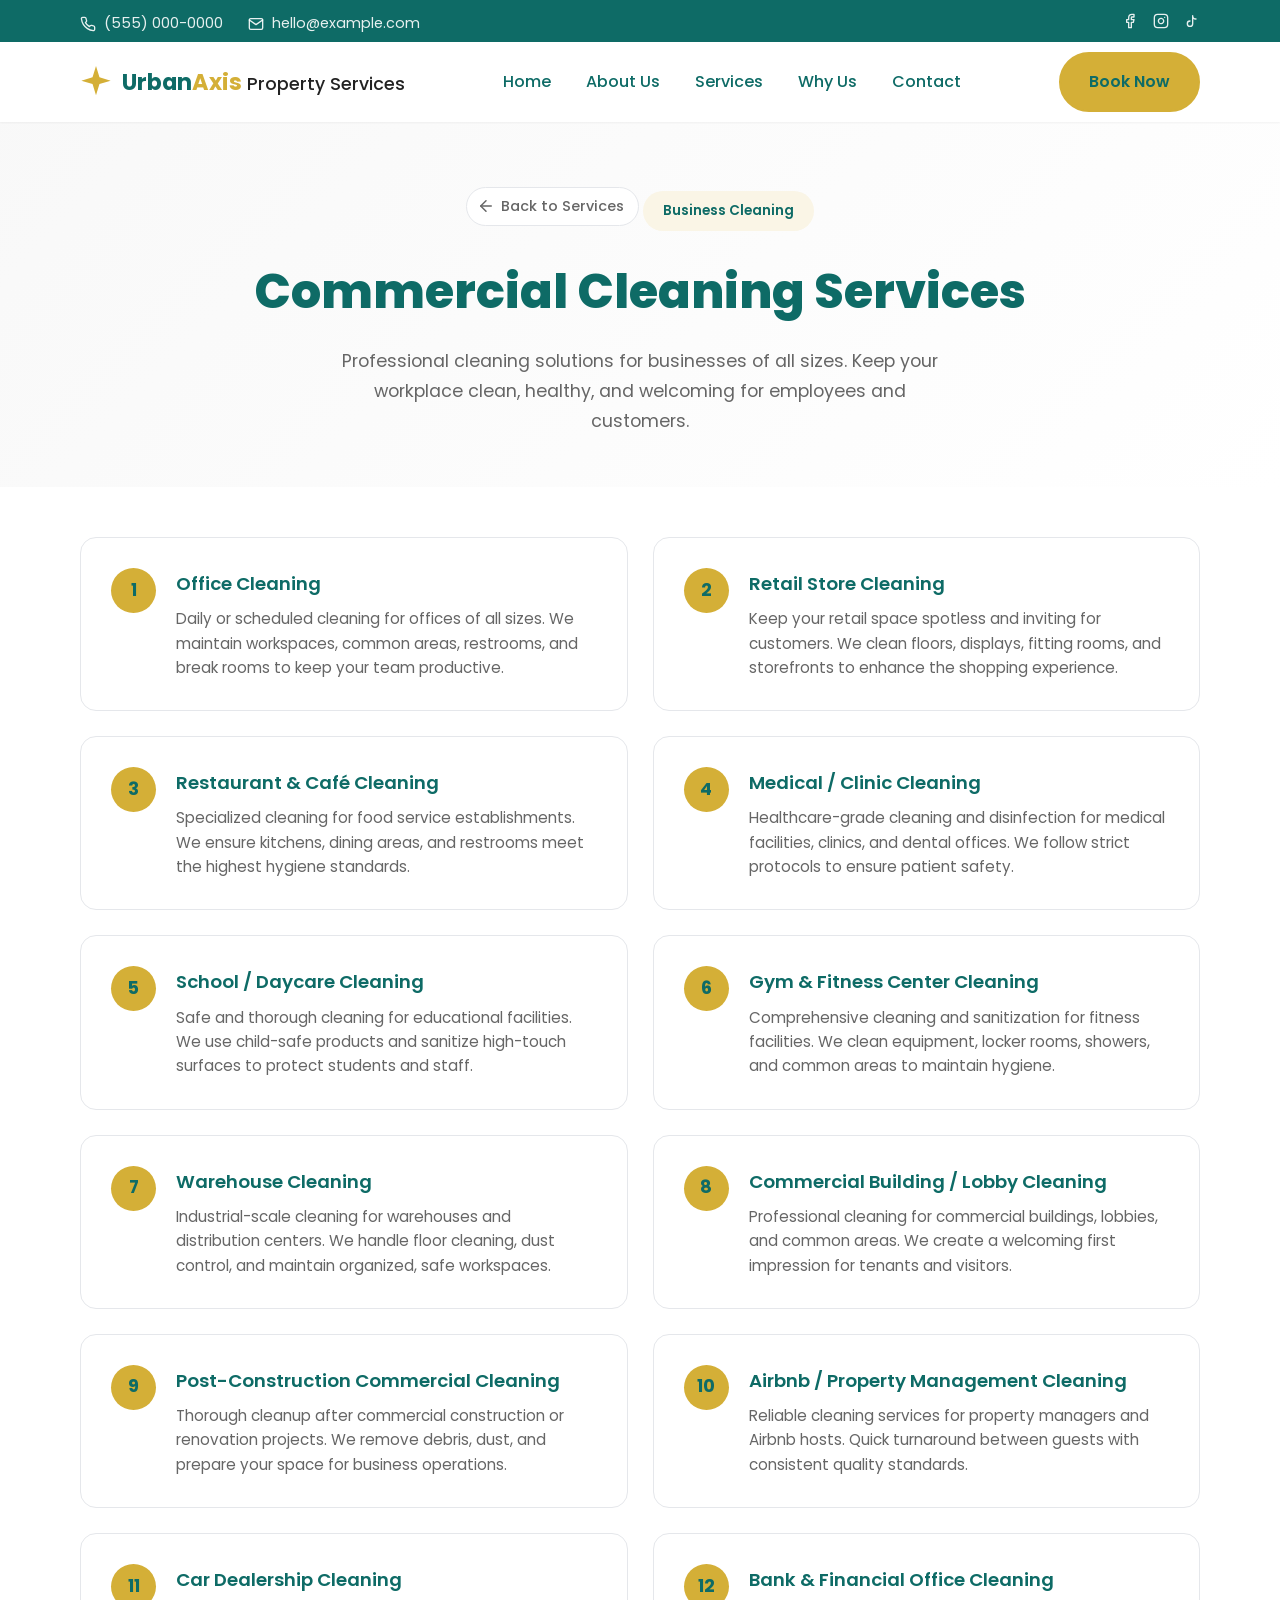
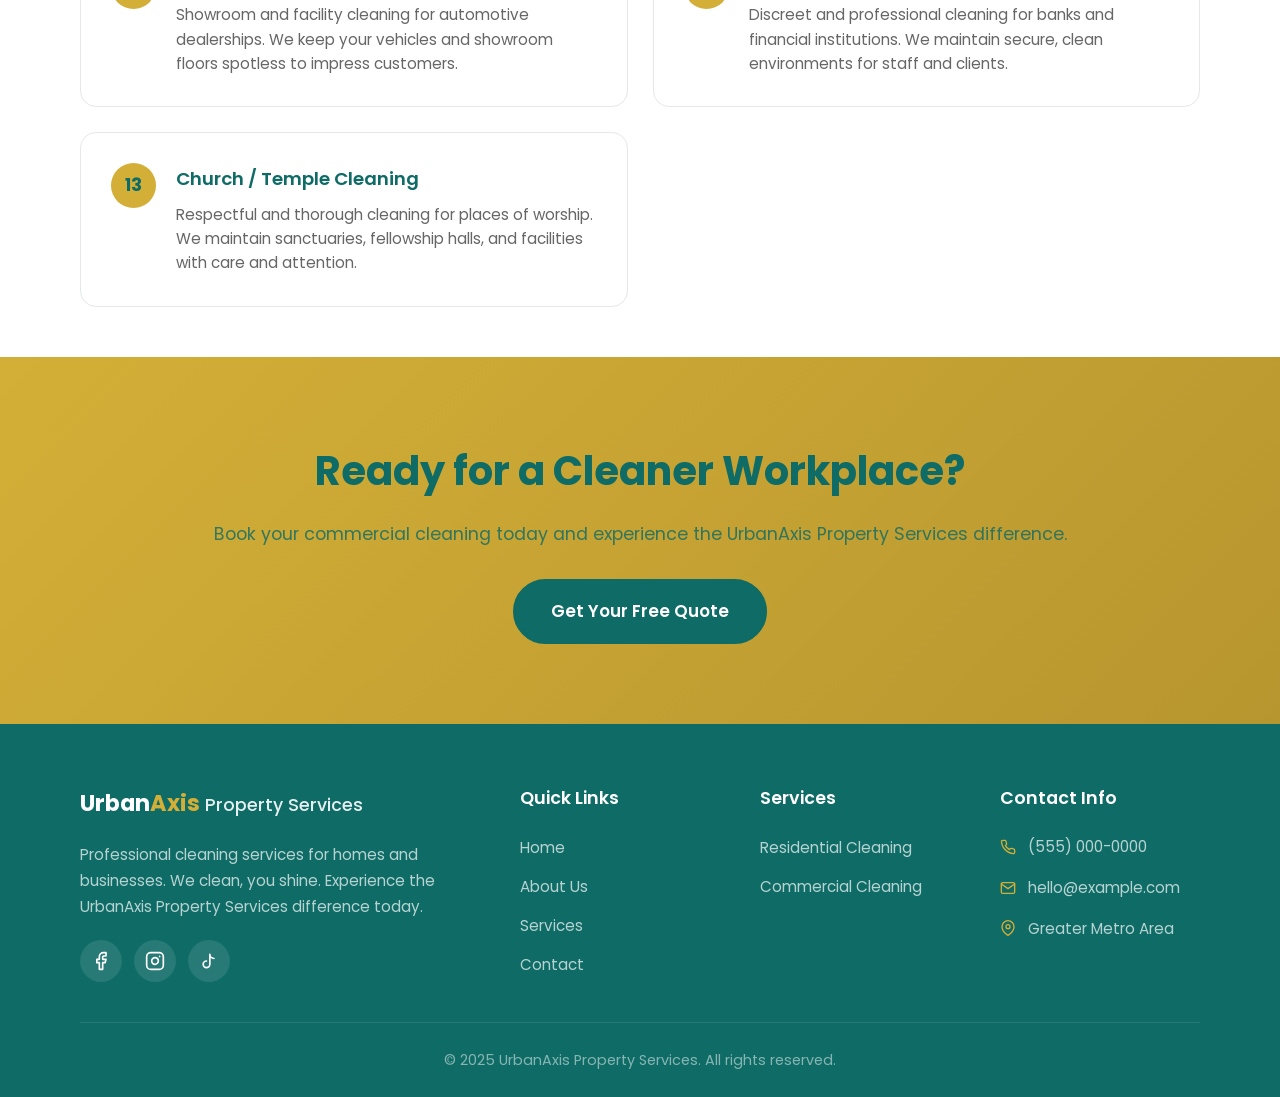
<file: commercial.html>
<!DOCTYPE html>
<html lang="en">
<head>
    <meta charset="UTF-8">
    <meta name="viewport" content="width=device-width, initial-scale=1.0">
    <meta name="description" content="Professional commercial cleaning services. Office cleaning, retail, medical facilities, restaurants, and more.">
    <title>Commercial Cleaning Services | UrbanAxis Property Services</title>
    <link rel="stylesheet" href="css/styles.css">
    <link rel="preconnect" href="https://fonts.googleapis.com">
    <link rel="preconnect" href="https://fonts.gstatic.com" crossorigin>
    <link href="https://fonts.googleapis.com/css2?family=Poppins:wght@400;500;600;700;800&display=swap" rel="stylesheet">
</head>
<body>
    <!-- Top Bar -->
    <div class="top-bar">
        <div class="container">
            <div class="top-bar-content">
                <div class="top-bar-contact">
                    <a href="tel:+15550000000">
                        <svg xmlns="http://www.w3.org/2000/svg" width="16" height="16" viewBox="0 0 24 24" fill="none" stroke="currentColor" stroke-width="2" stroke-linecap="round" stroke-linejoin="round"><path d="M22 16.92v3a2 2 0 0 1-2.18 2 19.79 19.79 0 0 1-8.63-3.07 19.5 19.5 0 0 1-6-6 19.79 19.79 0 0 1-3.07-8.67A2 2 0 0 1 4.11 2h3a2 2 0 0 1 2 1.72 12.84 12.84 0 0 0 .7 2.81 2 2 0 0 1-.45 2.11L8.09 9.91a16 16 0 0 0 6 6l1.27-1.27a2 2 0 0 1 2.11-.45 12.84 12.84 0 0 0 2.81.7A2 2 0 0 1 22 16.92z"></path></svg>
                        (555) 000-0000
                    </a>
                    <a href="mailto:hello@example.com">
                        <svg xmlns="http://www.w3.org/2000/svg" width="16" height="16" viewBox="0 0 24 24" fill="none" stroke="currentColor" stroke-width="2" stroke-linecap="round" stroke-linejoin="round"><path d="M4 4h16c1.1 0 2 .9 2 2v12c0 1.1-.9 2-2 2H4c-1.1 0-2-.9-2-2V6c0-1.1.9-2 2-2z"></path><polyline points="22,6 12,13 2,6"></polyline></svg>
                        hello@example.com
                    </a>
                </div>
                <div class="top-bar-social">
                    <a href="https://facebook.com/urbanaxis" aria-label="Facebook" target="_blank" rel="noopener">
                        <svg xmlns="http://www.w3.org/2000/svg" width="16" height="16" viewBox="0 0 24 24" fill="none" stroke="currentColor" stroke-width="2" stroke-linecap="round" stroke-linejoin="round"><path d="M18 2h-3a5 5 0 0 0-5 5v3H7v4h3v8h4v-8h3l1-4h-4V7a1 1 0 0 1 1-1h3z"></path></svg>
                    </a>
                    <a href="https://instagram.com/urbanaxis" aria-label="Instagram" target="_blank" rel="noopener">
                        <svg xmlns="http://www.w3.org/2000/svg" width="16" height="16" viewBox="0 0 24 24" fill="none" stroke="currentColor" stroke-width="2" stroke-linecap="round" stroke-linejoin="round"><rect x="2" y="2" width="20" height="20" rx="5" ry="5"></rect><path d="M16 11.37A4 4 0 1 1 12.63 8 4 4 0 0 1 16 11.37z"></path><line x1="17.5" y1="6.5" x2="17.51" y2="6.5"></line></svg>
                    </a>
                    <a href="https://tiktok.com/@urbanaxis" aria-label="TikTok" target="_blank" rel="noopener">
                        <svg xmlns="http://www.w3.org/2000/svg" width="16" height="16" viewBox="0 0 24 24" fill="none" stroke="currentColor" stroke-width="2" stroke-linecap="round" stroke-linejoin="round"><path d="M9 12a4 4 0 1 0 4 4V4a5 5 0 0 0 5 5"></path></svg>
                    </a>
                </div>
            </div>
        </div>
    </div>

    <!-- Header -->
    <header class="header" id="header">
        <div class="container">
            <a href="index.html" class="logo">
                <span class="logo-icon">
                    <svg xmlns="http://www.w3.org/2000/svg" width="32" height="32" viewBox="0 0 24 24" fill="currentColor"><path d="M12 0L14.59 8.41L23 11L14.59 13.59L12 22L9.41 13.59L1 11L9.41 8.41L12 0Z"/></svg>
                </span>
                <span class="logo-text"><span class="logo-urban">Urban</span><span class="logo-axis">Axis</span> <span class="logo-suffix">Property Services</span></span>
            </a>
            <nav class="nav" id="nav">
                <ul class="nav-list">
                    <li><a href="index.html">Home</a></li>
                    <li><a href="index.html#about">About Us</a></li>
                    <li><a href="index.html#services">Services</a></li>
                    <li><a href="index.html#why-us">Why Us</a></li>
                    <li><a href="index.html#contact">Contact</a></li>
                </ul>
                <div class="nav-social">
                    <span class="nav-social-label">Follow Us</span>
                    <div class="nav-social-links">
                        <a href="https://facebook.com/urbanaxis" aria-label="Facebook" target="_blank" rel="noopener">
                            <svg xmlns="http://www.w3.org/2000/svg" width="20" height="20" viewBox="0 0 24 24" fill="none" stroke="currentColor" stroke-width="2" stroke-linecap="round" stroke-linejoin="round"><path d="M18 2h-3a5 5 0 0 0-5 5v3H7v4h3v8h4v-8h3l1-4h-4V7a1 1 0 0 1 1-1h3z"></path></svg>
                        </a>
                        <a href="https://instagram.com/urbanaxis" aria-label="Instagram" target="_blank" rel="noopener">
                            <svg xmlns="http://www.w3.org/2000/svg" width="20" height="20" viewBox="0 0 24 24" fill="none" stroke="currentColor" stroke-width="2" stroke-linecap="round" stroke-linejoin="round"><rect x="2" y="2" width="20" height="20" rx="5" ry="5"></rect><path d="M16 11.37A4 4 0 1 1 12.63 8 4 4 0 0 1 16 11.37z"></path><line x1="17.5" y1="6.5" x2="17.51" y2="6.5"></line></svg>
                        </a>
                        <a href="https://tiktok.com/@urbanaxis" aria-label="TikTok" target="_blank" rel="noopener">
                            <svg xmlns="http://www.w3.org/2000/svg" width="20" height="20" viewBox="0 0 24 24" fill="none" stroke="currentColor" stroke-width="2" stroke-linecap="round" stroke-linejoin="round"><path d="M9 12a4 4 0 1 0 4 4V4a5 5 0 0 0 5 5"></path></svg>
                        </a>
                    </div>
                </div>
            </nav>
            <a href="index.html#contact" class="btn btn-primary header-cta">Book Now</a>
            <button class="mobile-menu-toggle" id="mobile-menu-toggle" aria-label="Toggle menu">
                <span></span>
                <span></span>
                <span></span>
            </button>
        </div>
    </header>

    <!-- Page Header -->
    <section class="page-header">
        <div class="container">
            <a href="index.html#services" class="back-link">
                <svg xmlns="http://www.w3.org/2000/svg" width="18" height="18" viewBox="0 0 24 24" fill="none" stroke="currentColor" stroke-width="2" stroke-linecap="round" stroke-linejoin="round"><line x1="19" y1="12" x2="5" y2="12"></line><polyline points="12 19 5 12 12 5"></polyline></svg>
                Back to Services
            </a>
            <span class="section-badge">Business Cleaning</span>
            <h1>Commercial Cleaning Services</h1>
            <p>Professional cleaning solutions for businesses of all sizes. Keep your workplace clean, healthy, and welcoming for employees and customers.</p>
        </div>
    </section>

    <!-- Services List -->
    <section class="services-page">
        <div class="container">
            <div class="services-page-grid">
                <div class="service-item">
                    <div class="service-item-number">1</div>
                    <div class="service-item-content">
                        <h3>Office Cleaning</h3>
                        <p>Daily or scheduled cleaning for offices of all sizes. We maintain workspaces, common areas, restrooms, and break rooms to keep your team productive.</p>
                    </div>
                </div>
                <div class="service-item">
                    <div class="service-item-number">2</div>
                    <div class="service-item-content">
                        <h3>Retail Store Cleaning</h3>
                        <p>Keep your retail space spotless and inviting for customers. We clean floors, displays, fitting rooms, and storefronts to enhance the shopping experience.</p>
                    </div>
                </div>
                <div class="service-item">
                    <div class="service-item-number">3</div>
                    <div class="service-item-content">
                        <h3>Restaurant & Caf&eacute; Cleaning</h3>
                        <p>Specialized cleaning for food service establishments. We ensure kitchens, dining areas, and restrooms meet the highest hygiene standards.</p>
                    </div>
                </div>
                <div class="service-item">
                    <div class="service-item-number">4</div>
                    <div class="service-item-content">
                        <h3>Medical / Clinic Cleaning</h3>
                        <p>Healthcare-grade cleaning and disinfection for medical facilities, clinics, and dental offices. We follow strict protocols to ensure patient safety.</p>
                    </div>
                </div>
                <div class="service-item">
                    <div class="service-item-number">5</div>
                    <div class="service-item-content">
                        <h3>School / Daycare Cleaning</h3>
                        <p>Safe and thorough cleaning for educational facilities. We use child-safe products and sanitize high-touch surfaces to protect students and staff.</p>
                    </div>
                </div>
                <div class="service-item">
                    <div class="service-item-number">6</div>
                    <div class="service-item-content">
                        <h3>Gym & Fitness Center Cleaning</h3>
                        <p>Comprehensive cleaning and sanitization for fitness facilities. We clean equipment, locker rooms, showers, and common areas to maintain hygiene.</p>
                    </div>
                </div>
                <div class="service-item">
                    <div class="service-item-number">7</div>
                    <div class="service-item-content">
                        <h3>Warehouse Cleaning</h3>
                        <p>Industrial-scale cleaning for warehouses and distribution centers. We handle floor cleaning, dust control, and maintain organized, safe workspaces.</p>
                    </div>
                </div>
                <div class="service-item">
                    <div class="service-item-number">8</div>
                    <div class="service-item-content">
                        <h3>Commercial Building / Lobby Cleaning</h3>
                        <p>Professional cleaning for commercial buildings, lobbies, and common areas. We create a welcoming first impression for tenants and visitors.</p>
                    </div>
                </div>
                <div class="service-item">
                    <div class="service-item-number">9</div>
                    <div class="service-item-content">
                        <h3>Post-Construction Commercial Cleaning</h3>
                        <p>Thorough cleanup after commercial construction or renovation projects. We remove debris, dust, and prepare your space for business operations.</p>
                    </div>
                </div>
                <div class="service-item">
                    <div class="service-item-number">10</div>
                    <div class="service-item-content">
                        <h3>Airbnb / Property Management Cleaning</h3>
                        <p>Reliable cleaning services for property managers and Airbnb hosts. Quick turnaround between guests with consistent quality standards.</p>
                    </div>
                </div>
                <div class="service-item">
                    <div class="service-item-number">11</div>
                    <div class="service-item-content">
                        <h3>Car Dealership Cleaning</h3>
                        <p>Showroom and facility cleaning for automotive dealerships. We keep your vehicles and showroom floors spotless to impress customers.</p>
                    </div>
                </div>
                <div class="service-item">
                    <div class="service-item-number">12</div>
                    <div class="service-item-content">
                        <h3>Bank & Financial Office Cleaning</h3>
                        <p>Discreet and professional cleaning for banks and financial institutions. We maintain secure, clean environments for staff and clients.</p>
                    </div>
                </div>
                <div class="service-item">
                    <div class="service-item-number">13</div>
                    <div class="service-item-content">
                        <h3>Church / Temple Cleaning</h3>
                        <p>Respectful and thorough cleaning for places of worship. We maintain sanctuaries, fellowship halls, and facilities with care and attention.</p>
                    </div>
                </div>
            </div>
        </div>
    </section>

    <!-- CTA Section -->
    <section class="cta">
        <div class="container">
            <div class="cta-content">
                <h2>Ready for a Cleaner Workplace?</h2>
                <p>Book your commercial cleaning today and experience the UrbanAxis Property Services difference.</p>
                <a href="index.html#contact" class="btn btn-dark btn-lg">Get Your Free Quote</a>
            </div>
        </div>
    </section>

    <!-- Footer -->
    <footer class="footer">
        <div class="container">
            <div class="footer-content">
                <div class="footer-brand">
                    <a href="index.html" class="logo">
                        <span class="logo-text"><span class="logo-urban">Urban</span><span class="logo-axis">Axis</span> <span class="logo-suffix">Property Services</span></span>
                    </a>
                    <p>Professional cleaning services for homes and businesses. We clean, you shine. Experience the UrbanAxis Property Services difference today.</p>
                    <div class="footer-social">
                        <a href="https://facebook.com/urbanaxis" aria-label="Facebook" target="_blank" rel="noopener">
                            <svg xmlns="http://www.w3.org/2000/svg" width="20" height="20" viewBox="0 0 24 24" fill="none" stroke="currentColor" stroke-width="2" stroke-linecap="round" stroke-linejoin="round"><path d="M18 2h-3a5 5 0 0 0-5 5v3H7v4h3v8h4v-8h3l1-4h-4V7a1 1 0 0 1 1-1h3z"></path></svg>
                        </a>
                        <a href="https://instagram.com/urbanaxis" aria-label="Instagram" target="_blank" rel="noopener">
                            <svg xmlns="http://www.w3.org/2000/svg" width="20" height="20" viewBox="0 0 24 24" fill="none" stroke="currentColor" stroke-width="2" stroke-linecap="round" stroke-linejoin="round"><rect x="2" y="2" width="20" height="20" rx="5" ry="5"></rect><path d="M16 11.37A4 4 0 1 1 12.63 8 4 4 0 0 1 16 11.37z"></path><line x1="17.5" y1="6.5" x2="17.51" y2="6.5"></line></svg>
                        </a>
                        <a href="https://tiktok.com/@urbanaxis" aria-label="TikTok" target="_blank" rel="noopener">
                            <svg xmlns="http://www.w3.org/2000/svg" width="20" height="20" viewBox="0 0 24 24" fill="none" stroke="currentColor" stroke-width="2" stroke-linecap="round" stroke-linejoin="round"><path d="M9 12a4 4 0 1 0 4 4V4a5 5 0 0 0 5 5"></path></svg>
                        </a>
                    </div>
                </div>
                <div class="footer-links">
                    <h4>Quick Links</h4>
                    <ul>
                        <li><a href="index.html">Home</a></li>
                        <li><a href="index.html#about">About Us</a></li>
                        <li><a href="index.html#services">Services</a></li>
                        <li><a href="index.html#contact">Contact</a></li>
                    </ul>
                </div>
                <div class="footer-links">
                    <h4>Services</h4>
                    <ul>
                        <li><a href="/residential">Residential Cleaning</a></li>
                        <li><a href="/commercial">Commercial Cleaning</a></li>
                    </ul>
                </div>
                <div class="footer-contact">
                    <h4>Contact Info</h4>
                    <ul>
                        <li>
                            <svg xmlns="http://www.w3.org/2000/svg" width="16" height="16" viewBox="0 0 24 24" fill="none" stroke="currentColor" stroke-width="2" stroke-linecap="round" stroke-linejoin="round"><path d="M22 16.92v3a2 2 0 0 1-2.18 2 19.79 19.79 0 0 1-8.63-3.07 19.5 19.5 0 0 1-6-6 19.79 19.79 0 0 1-3.07-8.67A2 2 0 0 1 4.11 2h3a2 2 0 0 1 2 1.72 12.84 12.84 0 0 0 .7 2.81 2 2 0 0 1-.45 2.11L8.09 9.91a16 16 0 0 0 6 6l1.27-1.27a2 2 0 0 1 2.11-.45 12.84 12.84 0 0 0 2.81.7A2 2 0 0 1 22 16.92z"></path></svg>
                            (555) 000-0000
                        </li>
                        <li>
                            <svg xmlns="http://www.w3.org/2000/svg" width="16" height="16" viewBox="0 0 24 24" fill="none" stroke="currentColor" stroke-width="2" stroke-linecap="round" stroke-linejoin="round"><path d="M4 4h16c1.1 0 2 .9 2 2v12c0 1.1-.9 2-2 2H4c-1.1 0-2-.9-2-2V6c0-1.1.9-2 2-2z"></path><polyline points="22,6 12,13 2,6"></polyline></svg>
                            hello@example.com
                        </li>
                        <li>
                            <svg xmlns="http://www.w3.org/2000/svg" width="16" height="16" viewBox="0 0 24 24" fill="none" stroke="currentColor" stroke-width="2" stroke-linecap="round" stroke-linejoin="round"><path d="M21 10c0 7-9 13-9 13s-9-6-9-13a9 9 0 0 1 18 0z"></path><circle cx="12" cy="10" r="3"></circle></svg>
                            Greater Metro Area
                        </li>
                    </ul>
                </div>
            </div>
            <div class="footer-bottom">
                <p>&copy; 2025 UrbanAxis Property Services. All rights reserved.</p>
            </div>
        </div>
    </footer>

    <!-- Mobile Action Bar -->
    <div class="mobile-action-bar">
        <a href="tel:+15550000000" class="action-item">
            <svg xmlns="http://www.w3.org/2000/svg" width="20" height="20" viewBox="0 0 24 24" fill="none" stroke="currentColor" stroke-width="2" stroke-linecap="round" stroke-linejoin="round"><path d="M22 16.92v3a2 2 0 0 1-2.18 2 19.79 19.79 0 0 1-8.63-3.07 19.5 19.5 0 0 1-6-6 19.79 19.79 0 0 1-3.07-8.67A2 2 0 0 1 4.11 2h3a2 2 0 0 1 2 1.72 12.84 12.84 0 0 0 .7 2.81 2 2 0 0 1-.45 2.11L8.09 9.91a16 16 0 0 0 6 6l1.27-1.27a2 2 0 0 1 2.11-.45 12.84 12.84 0 0 0 2.81.7A2 2 0 0 1 22 16.92z"></path></svg>
            <span>Call Us</span>
        </a>
        <a href="mailto:hello@example.com" class="action-item">
            <svg xmlns="http://www.w3.org/2000/svg" width="20" height="20" viewBox="0 0 24 24" fill="none" stroke="currentColor" stroke-width="2" stroke-linecap="round" stroke-linejoin="round"><path d="M4 4h16c1.1 0 2 .9 2 2v12c0 1.1-.9 2-2 2H4c-1.1 0-2-.9-2-2V6c0-1.1.9-2 2-2z"></path><polyline points="22,6 12,13 2,6"></polyline></svg>
            <span>Email</span>
        </a>
        <a href="index.html#contact" class="action-item action-primary">
            <svg xmlns="http://www.w3.org/2000/svg" width="20" height="20" viewBox="0 0 24 24" fill="none" stroke="currentColor" stroke-width="2" stroke-linecap="round" stroke-linejoin="round"><rect x="3" y="4" width="18" height="18" rx="2" ry="2"></rect><line x1="16" y1="2" x2="16" y2="6"></line><line x1="8" y1="2" x2="8" y2="6"></line><line x1="3" y1="10" x2="21" y2="10"></line></svg>
            <span>Book Now</span>
        </a>
    </div>

    <script src="js/main.js"></script>
</body>
</html>
</file>
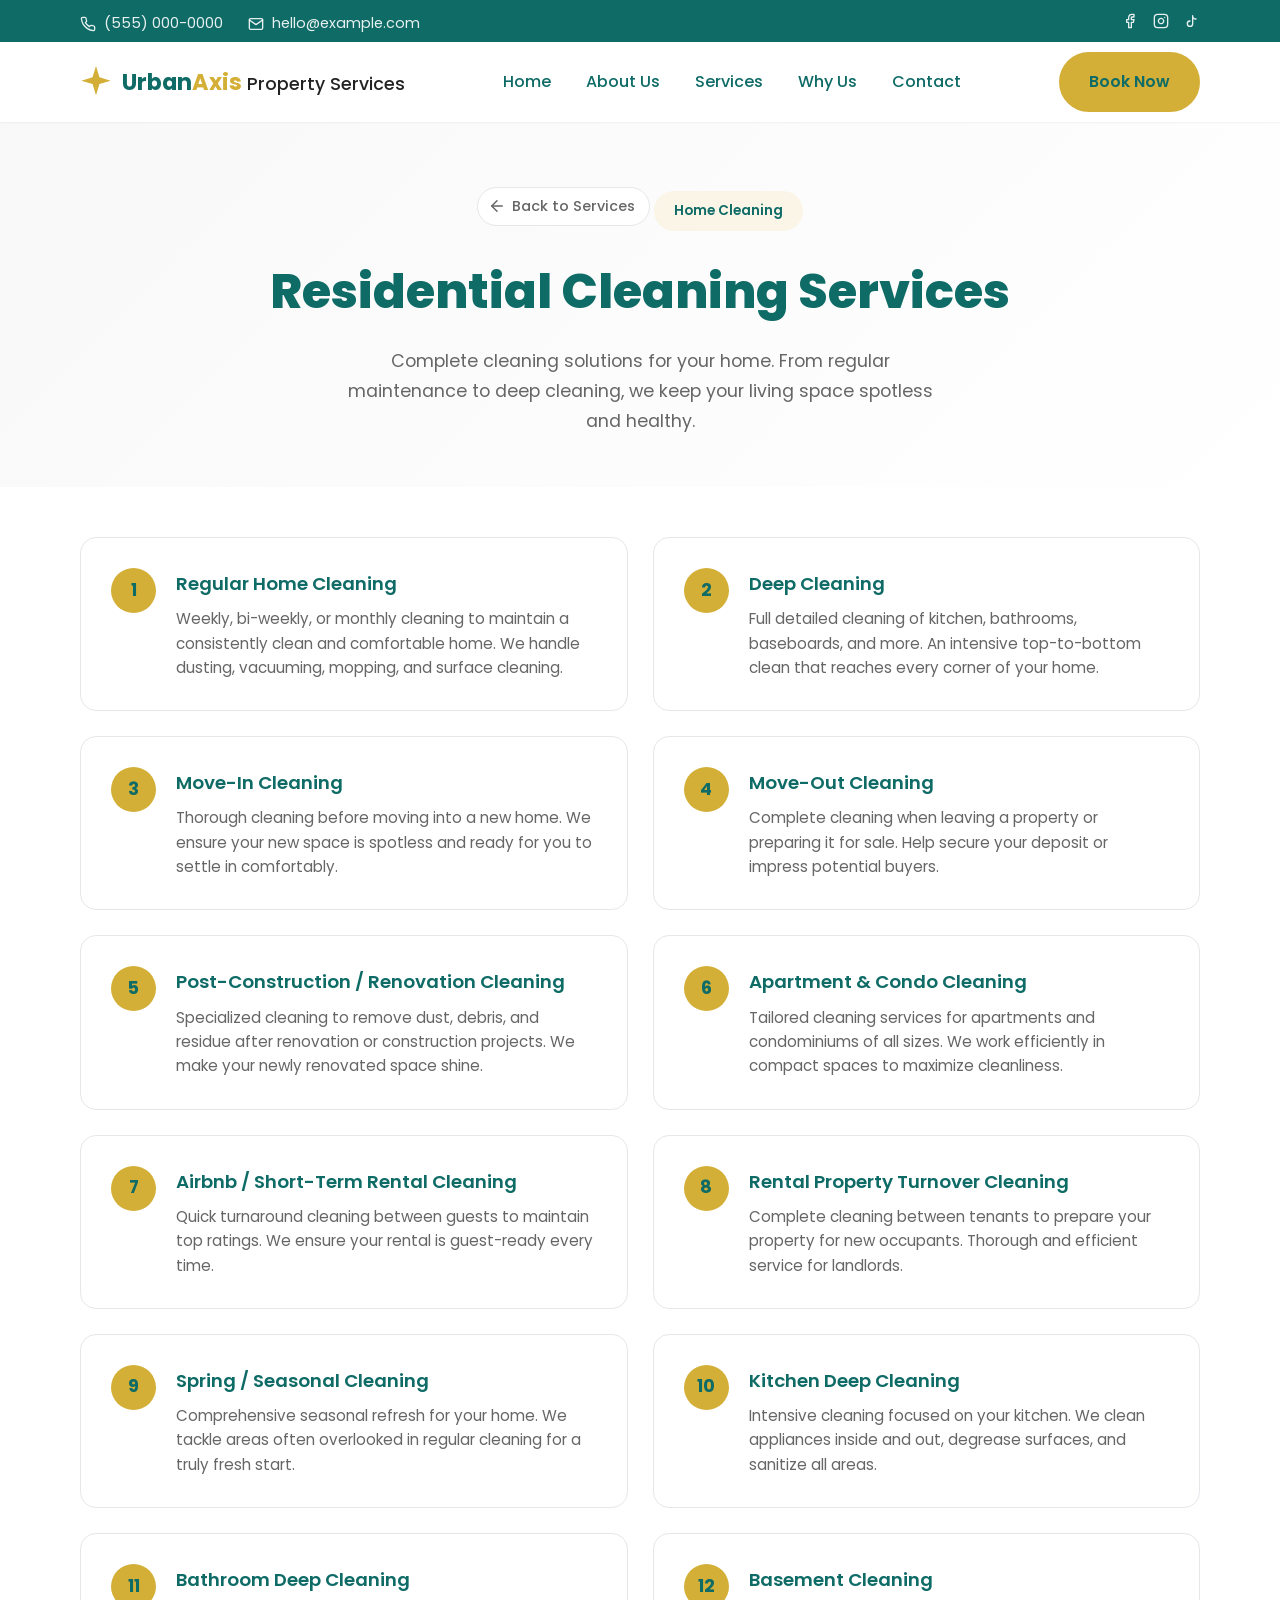
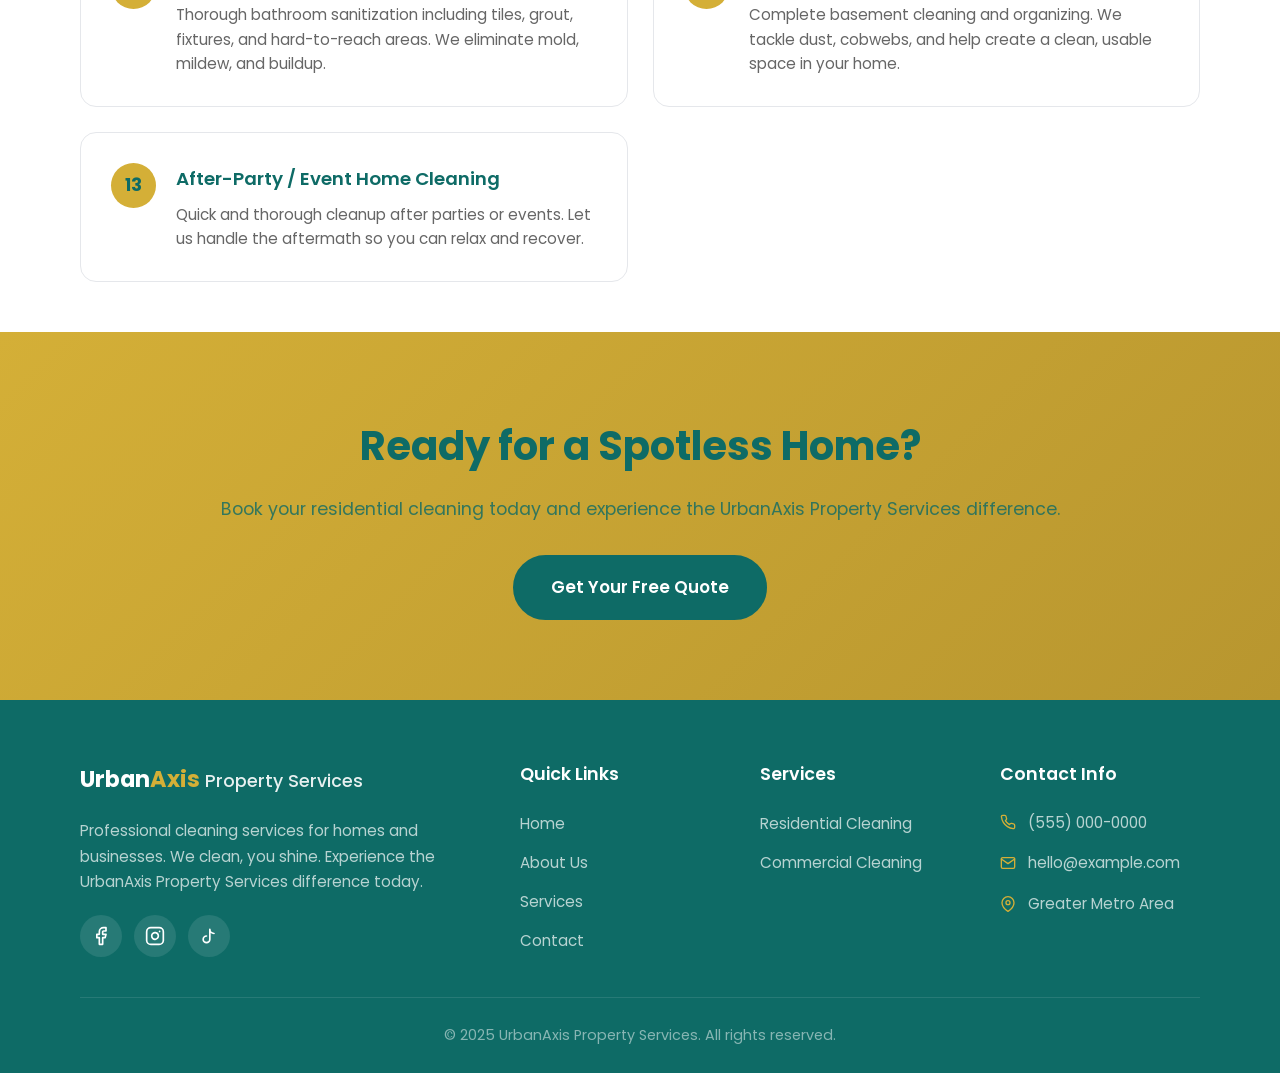
<file: residential.html>
<!DOCTYPE html>
<html lang="en">
<head>
    <meta charset="UTF-8">
    <meta name="viewport" content="width=device-width, initial-scale=1.0">
    <meta name="description" content="Professional residential cleaning services. Regular home cleaning, deep cleaning, move-in/out cleaning, and more.">
    <title>Residential Cleaning Services | UrbanAxis Property Services</title>
    <link rel="stylesheet" href="css/styles.css">
    <link rel="preconnect" href="https://fonts.googleapis.com">
    <link rel="preconnect" href="https://fonts.gstatic.com" crossorigin>
    <link href="https://fonts.googleapis.com/css2?family=Poppins:wght@400;500;600;700;800&display=swap" rel="stylesheet">
</head>
<body>
    <!-- Top Bar -->
    <div class="top-bar">
        <div class="container">
            <div class="top-bar-content">
                <div class="top-bar-contact">
                    <a href="tel:+15550000000">
                        <svg xmlns="http://www.w3.org/2000/svg" width="16" height="16" viewBox="0 0 24 24" fill="none" stroke="currentColor" stroke-width="2" stroke-linecap="round" stroke-linejoin="round"><path d="M22 16.92v3a2 2 0 0 1-2.18 2 19.79 19.79 0 0 1-8.63-3.07 19.5 19.5 0 0 1-6-6 19.79 19.79 0 0 1-3.07-8.67A2 2 0 0 1 4.11 2h3a2 2 0 0 1 2 1.72 12.84 12.84 0 0 0 .7 2.81 2 2 0 0 1-.45 2.11L8.09 9.91a16 16 0 0 0 6 6l1.27-1.27a2 2 0 0 1 2.11-.45 12.84 12.84 0 0 0 2.81.7A2 2 0 0 1 22 16.92z"></path></svg>
                        (555) 000-0000
                    </a>
                    <a href="mailto:hello@example.com">
                        <svg xmlns="http://www.w3.org/2000/svg" width="16" height="16" viewBox="0 0 24 24" fill="none" stroke="currentColor" stroke-width="2" stroke-linecap="round" stroke-linejoin="round"><path d="M4 4h16c1.1 0 2 .9 2 2v12c0 1.1-.9 2-2 2H4c-1.1 0-2-.9-2-2V6c0-1.1.9-2 2-2z"></path><polyline points="22,6 12,13 2,6"></polyline></svg>
                        hello@example.com
                    </a>
                </div>
                <div class="top-bar-social">
                    <a href="https://facebook.com/urbanaxis" aria-label="Facebook" target="_blank" rel="noopener">
                        <svg xmlns="http://www.w3.org/2000/svg" width="16" height="16" viewBox="0 0 24 24" fill="none" stroke="currentColor" stroke-width="2" stroke-linecap="round" stroke-linejoin="round"><path d="M18 2h-3a5 5 0 0 0-5 5v3H7v4h3v8h4v-8h3l1-4h-4V7a1 1 0 0 1 1-1h3z"></path></svg>
                    </a>
                    <a href="https://instagram.com/urbanaxis" aria-label="Instagram" target="_blank" rel="noopener">
                        <svg xmlns="http://www.w3.org/2000/svg" width="16" height="16" viewBox="0 0 24 24" fill="none" stroke="currentColor" stroke-width="2" stroke-linecap="round" stroke-linejoin="round"><rect x="2" y="2" width="20" height="20" rx="5" ry="5"></rect><path d="M16 11.37A4 4 0 1 1 12.63 8 4 4 0 0 1 16 11.37z"></path><line x1="17.5" y1="6.5" x2="17.51" y2="6.5"></line></svg>
                    </a>
                    <a href="https://tiktok.com/@urbanaxis" aria-label="TikTok" target="_blank" rel="noopener">
                        <svg xmlns="http://www.w3.org/2000/svg" width="16" height="16" viewBox="0 0 24 24" fill="none" stroke="currentColor" stroke-width="2" stroke-linecap="round" stroke-linejoin="round"><path d="M9 12a4 4 0 1 0 4 4V4a5 5 0 0 0 5 5"></path></svg>
                    </a>
                </div>
            </div>
        </div>
    </div>

    <!-- Header -->
    <header class="header" id="header">
        <div class="container">
            <a href="index.html" class="logo">
                <span class="logo-icon">
                    <svg xmlns="http://www.w3.org/2000/svg" width="32" height="32" viewBox="0 0 24 24" fill="currentColor"><path d="M12 0L14.59 8.41L23 11L14.59 13.59L12 22L9.41 13.59L1 11L9.41 8.41L12 0Z"/></svg>
                </span>
                <span class="logo-text"><span class="logo-urban">Urban</span><span class="logo-axis">Axis</span> <span class="logo-suffix">Property Services</span></span>
            </a>
            <nav class="nav" id="nav">
                <ul class="nav-list">
                    <li><a href="index.html">Home</a></li>
                    <li><a href="index.html#about">About Us</a></li>
                    <li><a href="index.html#services">Services</a></li>
                    <li><a href="index.html#why-us">Why Us</a></li>
                    <li><a href="index.html#contact">Contact</a></li>
                </ul>
                <div class="nav-social">
                    <span class="nav-social-label">Follow Us</span>
                    <div class="nav-social-links">
                        <a href="https://facebook.com/urbanaxis" aria-label="Facebook" target="_blank" rel="noopener">
                            <svg xmlns="http://www.w3.org/2000/svg" width="20" height="20" viewBox="0 0 24 24" fill="none" stroke="currentColor" stroke-width="2" stroke-linecap="round" stroke-linejoin="round"><path d="M18 2h-3a5 5 0 0 0-5 5v3H7v4h3v8h4v-8h3l1-4h-4V7a1 1 0 0 1 1-1h3z"></path></svg>
                        </a>
                        <a href="https://instagram.com/urbanaxis" aria-label="Instagram" target="_blank" rel="noopener">
                            <svg xmlns="http://www.w3.org/2000/svg" width="20" height="20" viewBox="0 0 24 24" fill="none" stroke="currentColor" stroke-width="2" stroke-linecap="round" stroke-linejoin="round"><rect x="2" y="2" width="20" height="20" rx="5" ry="5"></rect><path d="M16 11.37A4 4 0 1 1 12.63 8 4 4 0 0 1 16 11.37z"></path><line x1="17.5" y1="6.5" x2="17.51" y2="6.5"></line></svg>
                        </a>
                        <a href="https://tiktok.com/@urbanaxis" aria-label="TikTok" target="_blank" rel="noopener">
                            <svg xmlns="http://www.w3.org/2000/svg" width="20" height="20" viewBox="0 0 24 24" fill="none" stroke="currentColor" stroke-width="2" stroke-linecap="round" stroke-linejoin="round"><path d="M9 12a4 4 0 1 0 4 4V4a5 5 0 0 0 5 5"></path></svg>
                        </a>
                    </div>
                </div>
            </nav>
            <a href="index.html#contact" class="btn btn-primary header-cta">Book Now</a>
            <button class="mobile-menu-toggle" id="mobile-menu-toggle" aria-label="Toggle menu">
                <span></span>
                <span></span>
                <span></span>
            </button>
        </div>
    </header>

    <!-- Page Header -->
    <section class="page-header">
        <div class="container">
            <a href="index.html#services" class="back-link">
                <svg xmlns="http://www.w3.org/2000/svg" width="18" height="18" viewBox="0 0 24 24" fill="none" stroke="currentColor" stroke-width="2" stroke-linecap="round" stroke-linejoin="round"><line x1="19" y1="12" x2="5" y2="12"></line><polyline points="12 19 5 12 12 5"></polyline></svg>
                Back to Services
            </a>
            <span class="section-badge">Home Cleaning</span>
            <h1>Residential Cleaning Services</h1>
            <p>Complete cleaning solutions for your home. From regular maintenance to deep cleaning, we keep your living space spotless and healthy.</p>
        </div>
    </section>

    <!-- Services List -->
    <section class="services-page">
        <div class="container">
            <div class="services-page-grid">
                <div class="service-item">
                    <div class="service-item-number">1</div>
                    <div class="service-item-content">
                        <h3>Regular Home Cleaning</h3>
                        <p>Weekly, bi-weekly, or monthly cleaning to maintain a consistently clean and comfortable home. We handle dusting, vacuuming, mopping, and surface cleaning.</p>
                    </div>
                </div>
                <div class="service-item">
                    <div class="service-item-number">2</div>
                    <div class="service-item-content">
                        <h3>Deep Cleaning</h3>
                        <p>Full detailed cleaning of kitchen, bathrooms, baseboards, and more. An intensive top-to-bottom clean that reaches every corner of your home.</p>
                    </div>
                </div>
                <div class="service-item">
                    <div class="service-item-number">3</div>
                    <div class="service-item-content">
                        <h3>Move-In Cleaning</h3>
                        <p>Thorough cleaning before moving into a new home. We ensure your new space is spotless and ready for you to settle in comfortably.</p>
                    </div>
                </div>
                <div class="service-item">
                    <div class="service-item-number">4</div>
                    <div class="service-item-content">
                        <h3>Move-Out Cleaning</h3>
                        <p>Complete cleaning when leaving a property or preparing it for sale. Help secure your deposit or impress potential buyers.</p>
                    </div>
                </div>
                <div class="service-item">
                    <div class="service-item-number">5</div>
                    <div class="service-item-content">
                        <h3>Post-Construction / Renovation Cleaning</h3>
                        <p>Specialized cleaning to remove dust, debris, and residue after renovation or construction projects. We make your newly renovated space shine.</p>
                    </div>
                </div>
                <div class="service-item">
                    <div class="service-item-number">6</div>
                    <div class="service-item-content">
                        <h3>Apartment & Condo Cleaning</h3>
                        <p>Tailored cleaning services for apartments and condominiums of all sizes. We work efficiently in compact spaces to maximize cleanliness.</p>
                    </div>
                </div>
                <div class="service-item">
                    <div class="service-item-number">7</div>
                    <div class="service-item-content">
                        <h3>Airbnb / Short-Term Rental Cleaning</h3>
                        <p>Quick turnaround cleaning between guests to maintain top ratings. We ensure your rental is guest-ready every time.</p>
                    </div>
                </div>
                <div class="service-item">
                    <div class="service-item-number">8</div>
                    <div class="service-item-content">
                        <h3>Rental Property Turnover Cleaning</h3>
                        <p>Complete cleaning between tenants to prepare your property for new occupants. Thorough and efficient service for landlords.</p>
                    </div>
                </div>
                <div class="service-item">
                    <div class="service-item-number">9</div>
                    <div class="service-item-content">
                        <h3>Spring / Seasonal Cleaning</h3>
                        <p>Comprehensive seasonal refresh for your home. We tackle areas often overlooked in regular cleaning for a truly fresh start.</p>
                    </div>
                </div>
                <div class="service-item">
                    <div class="service-item-number">10</div>
                    <div class="service-item-content">
                        <h3>Kitchen Deep Cleaning</h3>
                        <p>Intensive cleaning focused on your kitchen. We clean appliances inside and out, degrease surfaces, and sanitize all areas.</p>
                    </div>
                </div>
                <div class="service-item">
                    <div class="service-item-number">11</div>
                    <div class="service-item-content">
                        <h3>Bathroom Deep Cleaning</h3>
                        <p>Thorough bathroom sanitization including tiles, grout, fixtures, and hard-to-reach areas. We eliminate mold, mildew, and buildup.</p>
                    </div>
                </div>
                <div class="service-item">
                    <div class="service-item-number">12</div>
                    <div class="service-item-content">
                        <h3>Basement Cleaning</h3>
                        <p>Complete basement cleaning and organizing. We tackle dust, cobwebs, and help create a clean, usable space in your home.</p>
                    </div>
                </div>
                <div class="service-item">
                    <div class="service-item-number">13</div>
                    <div class="service-item-content">
                        <h3>After-Party / Event Home Cleaning</h3>
                        <p>Quick and thorough cleanup after parties or events. Let us handle the aftermath so you can relax and recover.</p>
                    </div>
                </div>
            </div>
        </div>
    </section>

    <!-- CTA Section -->
    <section class="cta">
        <div class="container">
            <div class="cta-content">
                <h2>Ready for a Spotless Home?</h2>
                <p>Book your residential cleaning today and experience the UrbanAxis Property Services difference.</p>
                <a href="index.html#contact" class="btn btn-dark btn-lg">Get Your Free Quote</a>
            </div>
        </div>
    </section>

    <!-- Footer -->
    <footer class="footer">
        <div class="container">
            <div class="footer-content">
                <div class="footer-brand">
                    <a href="index.html" class="logo">
                        <span class="logo-text"><span class="logo-urban">Urban</span><span class="logo-axis">Axis</span> <span class="logo-suffix">Property Services</span></span>
                    </a>
                    <p>Professional cleaning services for homes and businesses. We clean, you shine. Experience the UrbanAxis Property Services difference today.</p>
                    <div class="footer-social">
                        <a href="https://facebook.com/urbanaxis" aria-label="Facebook" target="_blank" rel="noopener">
                            <svg xmlns="http://www.w3.org/2000/svg" width="20" height="20" viewBox="0 0 24 24" fill="none" stroke="currentColor" stroke-width="2" stroke-linecap="round" stroke-linejoin="round"><path d="M18 2h-3a5 5 0 0 0-5 5v3H7v4h3v8h4v-8h3l1-4h-4V7a1 1 0 0 1 1-1h3z"></path></svg>
                        </a>
                        <a href="https://instagram.com/urbanaxis" aria-label="Instagram" target="_blank" rel="noopener">
                            <svg xmlns="http://www.w3.org/2000/svg" width="20" height="20" viewBox="0 0 24 24" fill="none" stroke="currentColor" stroke-width="2" stroke-linecap="round" stroke-linejoin="round"><rect x="2" y="2" width="20" height="20" rx="5" ry="5"></rect><path d="M16 11.37A4 4 0 1 1 12.63 8 4 4 0 0 1 16 11.37z"></path><line x1="17.5" y1="6.5" x2="17.51" y2="6.5"></line></svg>
                        </a>
                        <a href="https://tiktok.com/@urbanaxis" aria-label="TikTok" target="_blank" rel="noopener">
                            <svg xmlns="http://www.w3.org/2000/svg" width="20" height="20" viewBox="0 0 24 24" fill="none" stroke="currentColor" stroke-width="2" stroke-linecap="round" stroke-linejoin="round"><path d="M9 12a4 4 0 1 0 4 4V4a5 5 0 0 0 5 5"></path></svg>
                        </a>
                    </div>
                </div>
                <div class="footer-links">
                    <h4>Quick Links</h4>
                    <ul>
                        <li><a href="index.html">Home</a></li>
                        <li><a href="index.html#about">About Us</a></li>
                        <li><a href="index.html#services">Services</a></li>
                        <li><a href="index.html#contact">Contact</a></li>
                    </ul>
                </div>
                <div class="footer-links">
                    <h4>Services</h4>
                    <ul>
                        <li><a href="/residential">Residential Cleaning</a></li>
                        <li><a href="/commercial">Commercial Cleaning</a></li>
                    </ul>
                </div>
                <div class="footer-contact">
                    <h4>Contact Info</h4>
                    <ul>
                        <li>
                            <svg xmlns="http://www.w3.org/2000/svg" width="16" height="16" viewBox="0 0 24 24" fill="none" stroke="currentColor" stroke-width="2" stroke-linecap="round" stroke-linejoin="round"><path d="M22 16.92v3a2 2 0 0 1-2.18 2 19.79 19.79 0 0 1-8.63-3.07 19.5 19.5 0 0 1-6-6 19.79 19.79 0 0 1-3.07-8.67A2 2 0 0 1 4.11 2h3a2 2 0 0 1 2 1.72 12.84 12.84 0 0 0 .7 2.81 2 2 0 0 1-.45 2.11L8.09 9.91a16 16 0 0 0 6 6l1.27-1.27a2 2 0 0 1 2.11-.45 12.84 12.84 0 0 0 2.81.7A2 2 0 0 1 22 16.92z"></path></svg>
                            (555) 000-0000
                        </li>
                        <li>
                            <svg xmlns="http://www.w3.org/2000/svg" width="16" height="16" viewBox="0 0 24 24" fill="none" stroke="currentColor" stroke-width="2" stroke-linecap="round" stroke-linejoin="round"><path d="M4 4h16c1.1 0 2 .9 2 2v12c0 1.1-.9 2-2 2H4c-1.1 0-2-.9-2-2V6c0-1.1.9-2 2-2z"></path><polyline points="22,6 12,13 2,6"></polyline></svg>
                            hello@example.com
                        </li>
                        <li>
                            <svg xmlns="http://www.w3.org/2000/svg" width="16" height="16" viewBox="0 0 24 24" fill="none" stroke="currentColor" stroke-width="2" stroke-linecap="round" stroke-linejoin="round"><path d="M21 10c0 7-9 13-9 13s-9-6-9-13a9 9 0 0 1 18 0z"></path><circle cx="12" cy="10" r="3"></circle></svg>
                            Greater Metro Area
                        </li>
                    </ul>
                </div>
            </div>
            <div class="footer-bottom">
                <p>&copy; 2025 UrbanAxis Property Services. All rights reserved.</p>
            </div>
        </div>
    </footer>

    <!-- Mobile Action Bar -->
    <div class="mobile-action-bar">
        <a href="tel:+15550000000" class="action-item">
            <svg xmlns="http://www.w3.org/2000/svg" width="20" height="20" viewBox="0 0 24 24" fill="none" stroke="currentColor" stroke-width="2" stroke-linecap="round" stroke-linejoin="round"><path d="M22 16.92v3a2 2 0 0 1-2.18 2 19.79 19.79 0 0 1-8.63-3.07 19.5 19.5 0 0 1-6-6 19.79 19.79 0 0 1-3.07-8.67A2 2 0 0 1 4.11 2h3a2 2 0 0 1 2 1.72 12.84 12.84 0 0 0 .7 2.81 2 2 0 0 1-.45 2.11L8.09 9.91a16 16 0 0 0 6 6l1.27-1.27a2 2 0 0 1 2.11-.45 12.84 12.84 0 0 0 2.81.7A2 2 0 0 1 22 16.92z"></path></svg>
            <span>Call Us</span>
        </a>
        <a href="mailto:hello@example.com" class="action-item">
            <svg xmlns="http://www.w3.org/2000/svg" width="20" height="20" viewBox="0 0 24 24" fill="none" stroke="currentColor" stroke-width="2" stroke-linecap="round" stroke-linejoin="round"><path d="M4 4h16c1.1 0 2 .9 2 2v12c0 1.1-.9 2-2 2H4c-1.1 0-2-.9-2-2V6c0-1.1.9-2 2-2z"></path><polyline points="22,6 12,13 2,6"></polyline></svg>
            <span>Email</span>
        </a>
        <a href="index.html#contact" class="action-item action-primary">
            <svg xmlns="http://www.w3.org/2000/svg" width="20" height="20" viewBox="0 0 24 24" fill="none" stroke="currentColor" stroke-width="2" stroke-linecap="round" stroke-linejoin="round"><rect x="3" y="4" width="18" height="18" rx="2" ry="2"></rect><line x1="16" y1="2" x2="16" y2="6"></line><line x1="8" y1="2" x2="8" y2="6"></line><line x1="3" y1="10" x2="21" y2="10"></line></svg>
            <span>Book Now</span>
        </a>
    </div>

    <script src="js/main.js"></script>
</body>
</html>
</file>
<file: css/styles.css>
/* ===== CSS Variables - UrbanAxis Property Services ===== */
:root {
    --primary: #D4AF37;
    --primary-dark: #B8962F;
    --primary-light: #FAF5E6;
    --secondary: #0E6B66;
    --secondary-dark: #0A4F4B;
    --secondary-light: #128680;
    --accent: #0E6B66;
    --text: #222222;
    --text-light: #666666;
    --text-muted: #999999;
    --background: #FFFFFF;
    --background-alt: #F8F8F8;
    --border: #e5e7eb;
    --white: #FFFFFF;
    --shadow-sm: 0 2px 4px rgba(0, 0, 0, 0.05);
    --shadow: 0 4px 15px rgba(0, 0, 0, 0.1);
    --shadow-lg: 0 10px 30px rgba(0, 0, 0, 0.15);
    --radius: 8px;
    --radius-lg: 16px;
    --radius-xl: 24px;
    --transition: all 0.3s ease;
}

/* ===== Reset & Base ===== */
*,
*::before,
*::after {
    box-sizing: border-box;
    margin: 0;
    padding: 0;
}

html {
    scroll-behavior: smooth;
    scroll-padding-top: 120px;
}

body {
    font-family: 'Poppins', -apple-system, BlinkMacSystemFont, 'Segoe UI', Roboto, sans-serif;
    font-size: 16px;
    line-height: 1.7;
    color: var(--text);
    background-color: var(--background);
}

img {
    max-width: 100%;
    height: auto;
}

a {
    text-decoration: none;
    color: inherit;
    transition: var(--transition);
}

ul {
    list-style: none;
}

/* ===== Container ===== */
.container {
    width: 100%;
    max-width: 1200px;
    margin: 0 auto;
    padding: 0 20px;
}

/* ===== Buttons ===== */
.btn {
    display: inline-flex;
    align-items: center;
    justify-content: center;
    gap: 10px;
    padding: 14px 28px;
    font-size: 1rem;
    font-weight: 600;
    border-radius: 50px;
    border: 2px solid transparent;
    cursor: pointer;
    transition: var(--transition);
    text-align: center;
    font-family: inherit;
}

.btn-primary {
    background-color: var(--primary);
    color: var(--secondary);
    border-color: var(--primary);
}

.btn-primary:hover {
    background-color: var(--primary-dark);
    border-color: var(--primary-dark);
    transform: translateY(-2px);
    box-shadow: var(--shadow);
}

.btn-outline {
    background-color: transparent;
    color: var(--secondary);
    border-color: var(--secondary);
}

.btn-outline:hover {
    background-color: var(--secondary);
    color: var(--white);
}

.btn-dark {
    background-color: var(--secondary);
    color: var(--white);
    border-color: var(--secondary);
}

.btn-dark:hover {
    background-color: var(--secondary-dark);
    border-color: var(--secondary-dark);
    transform: translateY(-2px);
}

.btn-lg {
    padding: 16px 36px;
    font-size: 1.05rem;
}

.btn-full {
    width: 100%;
}

/* ===== Top Bar ===== */
.top-bar {
    background-color: var(--secondary);
    color: var(--white);
    padding: 10px 0;
    display: none;
}

.top-bar-content {
    display: flex;
    justify-content: space-between;
    align-items: center;
}

.top-bar-contact {
    display: flex;
    gap: 25px;
}

.top-bar-contact a {
    display: flex;
    align-items: center;
    gap: 8px;
    font-size: 0.9rem;
    color: rgba(255, 255, 255, 0.9);
}

.top-bar-contact a:hover {
    color: var(--primary);
}

.top-bar-social {
    display: flex;
    gap: 15px;
}

.top-bar-social a {
    color: rgba(255, 255, 255, 0.9);
}

.top-bar-social a:hover {
    color: var(--primary);
}

/* ===== Header ===== */
.header {
    position: fixed;
    top: 0;
    left: 0;
    right: 0;
    background-color: var(--white);
    box-shadow: var(--shadow-sm);
    z-index: 1000;
    transition: top 0.3s ease, box-shadow 0.3s ease;
}

/* Sticky header - moves to top when top bar is scrolled away */
.header.header-sticky {
    top: 0 !important;
}

.header .container {
    display: flex;
    align-items: center;
    justify-content: space-between;
    height: 80px;
}

.logo {
    display: flex;
    align-items: center;
    gap: 10px;
}

.logo-icon {
    color: var(--primary);
    display: flex;
}

.logo-text {
    font-size: 1.4rem;
    font-weight: 700;
    color: var(--text);
}

.logo-text .logo-urban {
    color: var(--secondary);
}

.logo-text .logo-axis {
    color: var(--primary);
}

.logo-text .logo-suffix {
    font-weight: 500;
    font-size: 1.1rem;
}

.nav {
    display: none;
}

.nav-list {
    display: flex;
    gap: 35px;
}

.nav-list a {
    font-weight: 500;
    color: var(--secondary);
    position: relative;
    padding: 5px 0;
}

.nav-list a::after {
    content: '';
    position: absolute;
    bottom: 0;
    left: 0;
    width: 0;
    height: 2px;
    background-color: var(--primary);
    transition: var(--transition);
}

.nav-list a:hover::after {
    width: 100%;
}

.nav-list a:hover {
    color: var(--primary);
}

.header-cta {
    display: none;
}

/* Mobile Menu Toggle */
.mobile-menu-toggle {
    display: flex;
    flex-direction: column;
    justify-content: center;
    gap: 6px;
    width: 32px;
    height: 32px;
    background: none;
    border: none;
    cursor: pointer;
    padding: 0;
}

.mobile-menu-toggle span {
    display: block;
    width: 100%;
    height: 3px;
    background-color: var(--secondary);
    border-radius: 2px;
    transition: var(--transition);
}

.mobile-menu-toggle.active span:nth-child(1) {
    transform: rotate(45deg) translate(6px, 6px);
}

.mobile-menu-toggle.active span:nth-child(2) {
    opacity: 0;
}

.mobile-menu-toggle.active span:nth-child(3) {
    transform: rotate(-45deg) translate(6px, -6px);
}

/* Mobile Navigation */
.nav.active {
    display: flex;
    flex-direction: column;
    position: absolute;
    top: 80px;
    left: 0;
    right: 0;
    background-color: var(--white);
    box-shadow: var(--shadow);
    padding: 20px;
}

.nav.active .nav-list {
    flex-direction: column;
    width: 100%;
    gap: 0;
}

.nav.active .nav-list li {
    border-bottom: 1px solid var(--border);
}

.nav.active .nav-list a {
    display: block;
    padding: 15px 0;
}

.nav.active .nav-list a::after {
    display: none;
}

/* Mobile Nav Social Links - hidden by default */
.nav-social {
    display: none;
}

.nav.active .nav-social {
    display: block;
    padding: 20px 0;
    border-top: 1px solid var(--border);
    margin-top: 10px;
}

.nav-social-label {
    display: block;
    font-size: 0.85rem;
    font-weight: 600;
    color: var(--text-muted);
    text-transform: uppercase;
    letter-spacing: 0.5px;
    margin-bottom: 12px;
}

.nav-social-links {
    display: flex;
    gap: 15px;
}

.nav-social-links a {
    display: flex;
    align-items: center;
    justify-content: center;
    width: 44px;
    height: 44px;
    background-color: var(--secondary);
    color: var(--white);
    border-radius: 50%;
    transition: var(--transition);
}

.nav-social-links a:hover {
    background-color: var(--primary);
    color: var(--secondary);
    transform: translateY(-2px);
}

/* ===== Section Badges ===== */
.section-badge,
.hero-badge {
    display: inline-block;
    background-color: var(--primary-light);
    color: var(--secondary);
    padding: 8px 20px;
    border-radius: 50px;
    font-size: 0.85rem;
    font-weight: 600;
    margin-bottom: 15px;
}

.hero-badge {
    background-color: rgba(212, 175, 55, 0.2);
}

/* ===== Hero Section ===== */
.hero {
    padding: 120px 0 60px;
    background: linear-gradient(135deg, var(--background-alt) 0%, var(--white) 100%);
    overflow: hidden;
}

.hero-content {
    display: flex;
    flex-direction: column;
    gap: 40px;
}

.hero-text {
    text-align: center;
}

.hero h1 {
    font-size: 2.5rem;
    font-weight: 800;
    line-height: 1.15;
    margin-bottom: 20px;
    color: var(--secondary);
}

.hero h1 span {
    color: var(--primary);
    display: inline;
}

.hero > .container > .hero-content > .hero-text > p {
    font-size: 1.1rem;
    color: var(--text-light);
    margin-bottom: 30px;
    max-width: 500px;
    margin-left: auto;
    margin-right: auto;
}

.hero-cta {
    display: flex;
    flex-direction: column;
    gap: 15px;
    margin-bottom: 35px;
}

.hero-trust {
    display: flex;
    justify-content: center;
    flex-wrap: wrap;
    gap: 20px;
}

.trust-item {
    display: flex;
    align-items: center;
    gap: 8px;
    color: var(--text-light);
    font-size: 0.9rem;
    font-weight: 500;
}

.trust-item svg {
    color: var(--accent);
}

/* Hero Image */
.hero-image {
    display: none;
}

.hero-image-wrapper {
    position: relative;
}

.hero-placeholder {
    background: linear-gradient(135deg, var(--secondary) 0%, var(--secondary-light) 100%);
    border-radius: var(--radius-xl);
    height: 450px;
    color: rgba(255, 255, 255, 0.5);
}

.hero-badge-card {
    position: absolute;
    bottom: 30px;
    left: -20px;
    background-color: var(--white);
    padding: 15px 20px;
    border-radius: var(--radius-lg);
    box-shadow: var(--shadow-lg);
    display: flex;
    align-items: center;
    gap: 12px;
}

.badge-icon {
    color: var(--primary);
}

.badge-rating {
    display: block;
    font-size: 1.4rem;
    font-weight: 700;
    color: var(--secondary);
    line-height: 1;
}

.badge-label {
    font-size: 0.8rem;
    color: var(--text-light);
}

/* ===== Section Header ===== */
.section-header {
    text-align: center;
    margin-bottom: 50px;
}

.section-header h2 {
    font-size: 2rem;
    font-weight: 700;
    margin-bottom: 10px;
    color: var(--secondary);
}

.section-header p {
    color: var(--text-light);
    font-size: 1.1rem;
}

/* ===== Services Section ===== */
.services {
    padding: 70px 0;
    background-color: var(--background);
}

.services-grid {
    display: grid;
    grid-template-columns: 1fr;
    gap: 25px;
}

.service-card {
    background-color: var(--white);
    border: 1px solid var(--border);
    border-radius: var(--radius-lg);
    padding: 35px 30px;
    transition: var(--transition);
    position: relative;
    overflow: hidden;
}

.service-card::before {
    content: '';
    position: absolute;
    top: 0;
    left: 0;
    width: 100%;
    height: 4px;
    background-color: var(--primary);
    transform: scaleX(0);
    transform-origin: left;
    transition: var(--transition);
}

.service-card:hover {
    box-shadow: var(--shadow-lg);
    transform: translateY(-5px);
    border-color: transparent;
}

.service-card:hover::before {
    transform: scaleX(1);
}

.service-icon {
    width: 70px;
    height: 70px;
    background-color: var(--primary-light);
    border-radius: var(--radius);
    display: flex;
    align-items: center;
    justify-content: center;
    margin-bottom: 20px;
    color: var(--secondary);
    transition: var(--transition);
}

.service-card:hover .service-icon {
    background-color: var(--primary);
}

.service-card h3 {
    font-size: 1.25rem;
    font-weight: 600;
    margin-bottom: 12px;
    color: var(--secondary);
}

.service-card p {
    color: var(--text-light);
    font-size: 0.95rem;
    margin-bottom: 20px;
    line-height: 1.6;
}

.service-link {
    display: inline-flex;
    align-items: center;
    gap: 8px;
    color: var(--secondary);
    font-weight: 600;
    font-size: 0.95rem;
}

.service-link:hover {
    color: var(--primary);
    gap: 12px;
}

/* Service Category Cards (Home Page) */
.services-categories {
    display: grid;
    grid-template-columns: 1fr;
    gap: 30px;
}

.service-category-card {
    background-color: var(--white);
    border: 2px solid var(--border);
    border-radius: var(--radius-xl);
    padding: 40px 35px;
    transition: var(--transition);
    text-align: center;
}

.service-category-card:hover {
    border-color: var(--primary);
    box-shadow: var(--shadow-lg);
    transform: translateY(-5px);
}

.category-icon {
    width: 100px;
    height: 100px;
    background-color: var(--primary-light);
    border-radius: 50%;
    display: flex;
    align-items: center;
    justify-content: center;
    margin: 0 auto 25px;
    color: var(--secondary);
    transition: var(--transition);
}

.service-category-card:hover .category-icon {
    background-color: var(--primary);
}

.service-category-card h3 {
    font-size: 1.5rem;
    font-weight: 700;
    margin-bottom: 15px;
    color: var(--secondary);
}

.service-category-card > p {
    color: var(--text-light);
    font-size: 1rem;
    margin-bottom: 25px;
    line-height: 1.7;
}

.category-services-list {
    text-align: left;
    margin-bottom: 30px;
    padding: 20px 25px;
    background-color: var(--background-alt);
    border-radius: var(--radius);
}

.category-services-list li {
    padding: 8px 0;
    color: var(--text);
    font-size: 0.95rem;
    border-bottom: 1px solid var(--border);
    position: relative;
    padding-left: 25px;
}

.category-services-list li:last-child {
    border-bottom: none;
}

.category-services-list li::before {
    content: '';
    position: absolute;
    left: 0;
    top: 50%;
    transform: translateY(-50%);
    width: 8px;
    height: 8px;
    background-color: var(--primary);
    border-radius: 50%;
}

/* Services Page Styles */
.page-header {
    padding: 110px 0 40px;
    background: linear-gradient(135deg, var(--background-alt) 0%, var(--white) 100%);
    text-align: center;
}

.page-header h1 {
    font-size: 2.5rem;
    font-weight: 800;
    color: var(--secondary);
    margin-bottom: 15px;
}

.page-header p {
    font-size: 1.1rem;
    color: var(--text-light);
    max-width: 600px;
    margin: 0 auto;
}

.services-page-grid {
    display: grid;
    grid-template-columns: 1fr;
    gap: 25px;
    padding: 40px 0;
}

.service-item {
    background-color: var(--white);
    border: 1px solid var(--border);
    border-radius: var(--radius-lg);
    padding: 30px;
    transition: var(--transition);
    display: flex;
    gap: 20px;
    align-items: flex-start;
}

.service-item:hover {
    box-shadow: var(--shadow);
    border-color: var(--primary);
}

.service-item-number {
    width: 45px;
    height: 45px;
    background-color: var(--primary);
    border-radius: 50%;
    display: flex;
    align-items: center;
    justify-content: center;
    font-weight: 700;
    color: var(--secondary);
    flex-shrink: 0;
    font-size: 1.1rem;
}

.service-item-content h3 {
    font-size: 1.15rem;
    font-weight: 600;
    color: var(--secondary);
    margin-bottom: 8px;
}

.service-item-content p {
    color: var(--text-light);
    font-size: 0.95rem;
    line-height: 1.6;
}

.back-link {
    display: inline-flex;
    align-items: center;
    gap: 6px;
    color: var(--text-light);
    font-weight: 500;
    font-size: 0.9rem;
    margin-bottom: 25px;
    padding: 6px 14px 6px 10px;
    background-color: var(--white);
    border: 1px solid var(--border);
    border-radius: 50px;
    transition: var(--transition);
}

.back-link:hover {
    color: var(--secondary);
    border-color: var(--secondary);
    background-color: var(--primary-light);
}

@media (min-width: 768px) {
    .services-categories {
        grid-template-columns: repeat(2, 1fr);
    }

    .services-page-grid {
        grid-template-columns: repeat(2, 1fr);
    }

    .page-header h1 {
        font-size: 3rem;
    }
}

@media (min-width: 1024px) {
    .service-category-card {
        padding: 50px 40px;
    }

    .page-header {
        padding: 140px 0 50px;
    }

    .services-page-grid {
        padding: 50px 0;
    }
}

/* ===== Stats Section ===== */
.stats {
    padding: 60px 0;
    background-color: var(--secondary);
}

.stats-grid {
    display: grid;
    grid-template-columns: repeat(2, 1fr);
    gap: 30px;
    text-align: center;
}

.stat-item {
    padding: 20px;
}

.stat-number {
    display: block;
    font-size: 2.5rem;
    font-weight: 800;
    color: var(--primary);
    line-height: 1;
    margin-bottom: 8px;
}

.stat-label {
    font-size: 0.95rem;
    color: rgba(255, 255, 255, 0.8);
    font-weight: 500;
}

/* ===== Why Us Section ===== */
.why-us {
    padding: 70px 0;
    background-color: var(--background-alt);
}

.why-us-content {
    display: flex;
    flex-direction: column;
    gap: 40px;
}

.why-us-image {
    display: none;
}

.why-us-image .image-placeholder {
    height: 100%;
    min-height: 400px;
    border-radius: var(--radius-xl);
}

.why-us-text h2 {
    font-size: 2rem;
    font-weight: 700;
    margin-bottom: 15px;
    color: var(--secondary);
}

.why-us-text > p {
    color: var(--text-light);
    margin-bottom: 30px;
    font-size: 1.05rem;
}

.features-list {
    display: flex;
    flex-direction: column;
    gap: 25px;
}

.feature-item {
    display: flex;
    gap: 20px;
    align-items: flex-start;
}

.feature-item .feature-icon {
    width: 50px;
    height: 50px;
    background-color: var(--primary);
    border-radius: 50%;
    display: flex;
    align-items: center;
    justify-content: center;
    color: var(--secondary);
    flex-shrink: 0;
}

.feature-text h4 {
    font-size: 1.1rem;
    font-weight: 600;
    margin-bottom: 5px;
    color: var(--secondary);
}

.feature-text p {
    color: var(--text-light);
    font-size: 0.95rem;
}

/* ===== About Section ===== */
.about {
    padding: 70px 0;
    background-color: var(--background);
}

.about-content {
    display: flex;
    flex-direction: column;
    gap: 40px;
}

.about-text h2 {
    font-size: 2rem;
    font-weight: 700;
    margin-bottom: 20px;
    color: var(--secondary);
}

.about-text > p {
    color: var(--text-light);
    margin-bottom: 15px;
    font-size: 1.05rem;
}

.about-features {
    display: grid;
    grid-template-columns: 1fr;
    gap: 15px;
    margin: 30px 0;
}

.about-feature {
    display: flex;
    align-items: center;
    gap: 12px;
    font-weight: 500;
    color: var(--secondary);
}

.about-feature svg {
    color: var(--accent);
    flex-shrink: 0;
}

.about-image {
    display: none;
}

.about-image .image-placeholder {
    height: 100%;
    min-height: 350px;
    border-radius: var(--radius-xl);
}

/* Image Placeholder Styling */
.image-placeholder {
    background-color: var(--background-alt);
    border: 2px dashed var(--border);
    border-radius: var(--radius-lg);
    display: flex;
    flex-direction: column;
    align-items: center;
    justify-content: center;
    color: var(--text-muted);
    gap: 15px;
    min-height: 250px;
}

/* ===== CTA Section ===== */
.cta {
    padding: 70px 0;
    background: linear-gradient(135deg, var(--primary) 0%, var(--primary-dark) 100%);
}

.cta-content {
    text-align: center;
}

.cta h2 {
    font-size: 2rem;
    font-weight: 700;
    color: var(--secondary);
    margin-bottom: 15px;
}

.cta p {
    font-size: 1.1rem;
    color: var(--secondary);
    opacity: 0.8;
    margin-bottom: 30px;
}

/* ===== Contact Section ===== */
.contact {
    padding: 70px 0;
    background-color: var(--background-alt);
}

.contact-wrapper {
    display: flex;
    flex-direction: column;
    gap: 40px;
}

.contact-info h2 {
    font-size: 2rem;
    font-weight: 700;
    margin-bottom: 15px;
    color: var(--secondary);
}

.contact-info > p {
    color: var(--text-light);
    margin-bottom: 30px;
    font-size: 1.05rem;
}

.info-list {
    display: flex;
    flex-direction: column;
    gap: 20px;
}

.info-item {
    display: flex;
    gap: 15px;
    align-items: flex-start;
}

.info-icon {
    width: 50px;
    height: 50px;
    background-color: var(--primary);
    border-radius: var(--radius);
    display: flex;
    align-items: center;
    justify-content: center;
    color: var(--secondary);
    flex-shrink: 0;
}

.info-item h4 {
    font-size: 0.9rem;
    font-weight: 600;
    color: var(--secondary);
    margin-bottom: 3px;
}

.info-item p {
    color: var(--text-light);
}

/* Contact Form */
.contact-form {
    background-color: var(--white);
    padding: 35px 30px;
    border-radius: var(--radius-lg);
    box-shadow: var(--shadow);
}

.form-row {
    display: flex;
    flex-direction: column;
    gap: 20px;
    margin-bottom: 20px;
}

.form-group {
    flex: 1;
}

.form-group label {
    display: block;
    font-weight: 500;
    margin-bottom: 8px;
    color: var(--secondary);
    font-size: 0.95rem;
}

.form-group input,
.form-group select,
.form-group textarea {
    width: 100%;
    padding: 14px 18px;
    font-size: 1rem;
    font-family: inherit;
    border: 2px solid var(--border);
    border-radius: var(--radius);
    transition: var(--transition);
    background-color: var(--white);
}

.form-group input:focus,
.form-group select:focus,
.form-group textarea:focus {
    outline: none;
    border-color: var(--primary);
    box-shadow: 0 0 0 4px var(--primary-light);
}

.form-group input::placeholder,
.form-group textarea::placeholder {
    color: var(--text-muted);
}

.form-group textarea {
    resize: vertical;
    min-height: 120px;
}

/* Form Messages */
.form-message {
    padding: 15px 20px;
    border-radius: var(--radius);
    margin-bottom: 20px;
    display: none;
    font-weight: 500;
}

.form-message.success {
    display: block;
    background-color: #d1fae5;
    color: #065f46;
    border: 1px solid #6ee7b7;
}

.form-message.error {
    display: block;
    background-color: #fee2e2;
    color: #991b1b;
    border: 1px solid #fca5a5;
}

/* ===== Footer ===== */
.footer {
    background-color: var(--secondary);
    color: var(--white);
    padding: 60px 0 0;
}

.footer-content {
    display: grid;
    grid-template-columns: 1fr;
    gap: 40px;
    padding-bottom: 40px;
    border-bottom: 1px solid rgba(255, 255, 255, 0.1);
}

.footer-brand .logo {
    margin-bottom: 20px;
    display: inline-flex;
}

.footer-brand .logo-text {
    color: var(--white);
}

.footer-brand .logo-text .logo-urban {
    color: var(--white);
}

.footer-brand .logo-text .logo-suffix {
    color: rgba(255, 255, 255, 0.9);
}

.footer-brand p {
    color: rgba(255, 255, 255, 0.7);
    font-size: 0.95rem;
    line-height: 1.7;
    margin-bottom: 20px;
}

.footer-social {
    display: flex;
    gap: 12px;
}

.footer-social a {
    width: 42px;
    height: 42px;
    background-color: rgba(255, 255, 255, 0.1);
    border-radius: 50%;
    display: flex;
    align-items: center;
    justify-content: center;
    color: var(--white);
    transition: var(--transition);
}

.footer-social a:hover {
    background-color: var(--primary);
    color: var(--secondary);
}

.footer-links h4,
.footer-contact h4 {
    font-size: 1.1rem;
    font-weight: 600;
    margin-bottom: 20px;
    color: var(--white);
}

.footer-links ul {
    display: flex;
    flex-direction: column;
    gap: 12px;
}

.footer-links a {
    color: rgba(255, 255, 255, 0.7);
    font-size: 0.95rem;
}

.footer-links a:hover {
    color: var(--primary);
}

.footer-contact ul {
    display: flex;
    flex-direction: column;
    gap: 15px;
}

.footer-contact li {
    display: flex;
    align-items: center;
    gap: 12px;
    color: rgba(255, 255, 255, 0.7);
    font-size: 0.95rem;
}

.footer-contact svg {
    color: var(--primary);
    flex-shrink: 0;
}

.footer-bottom {
    padding: 25px 0;
    text-align: center;
}

.footer-bottom p {
    color: rgba(255, 255, 255, 0.5);
    font-size: 0.9rem;
}

/* ===== Mobile Action Bar ===== */
.mobile-action-bar {
    position: fixed;
    bottom: 0;
    left: 0;
    right: 0;
    background-color: var(--primary);
    display: flex;
    justify-content: space-around;
    padding: 12px 15px;
    padding-bottom: calc(12px + env(safe-area-inset-bottom));
    box-shadow: 0 -4px 15px rgba(0, 0, 0, 0.1);
    z-index: 999;
}

.action-item {
    display: flex;
    flex-direction: column;
    align-items: center;
    gap: 4px;
    color: var(--secondary);
    font-size: 0.75rem;
    font-weight: 600;
}

.action-item svg {
    width: 22px;
    height: 22px;
}

.action-primary {
    background-color: var(--secondary);
    color: var(--white);
    padding: 12px 25px;
    border-radius: 50px;
    margin-top: -30px;
    box-shadow: var(--shadow);
}

/* ===== Tablet Styles (768px+) ===== */
@media (min-width: 768px) {
    .top-bar {
        display: block;
    }

    .header {
        top: 0;
    }

    html {
        scroll-padding-top: 80px;
    }

    .hero {
        padding: 140px 0 80px;
    }

    .hero h1 {
        font-size: 3rem;
    }

    .hero-cta {
        flex-direction: row;
        justify-content: center;
    }

    .hero-image {
        display: block;
    }

    .hero-content {
        flex-direction: row;
        align-items: center;
        gap: 50px;
    }

    .hero-text {
        flex: 1;
        text-align: left;
    }

    .hero-text p {
        margin-left: 0;
        margin-right: 0;
    }

    .hero-cta {
        justify-content: flex-start;
    }

    .hero-trust {
        justify-content: flex-start;
    }

    .hero-image {
        flex: 1;
    }

    .services-grid {
        grid-template-columns: repeat(2, 1fr);
    }

    .stats-grid {
        grid-template-columns: repeat(4, 1fr);
    }

    .stat-number {
        font-size: 3rem;
    }

    .why-us-content {
        flex-direction: row;
        align-items: center;
        gap: 60px;
    }

    .why-us-image {
        display: block;
        flex: 1;
    }

    .why-us-text {
        flex: 1;
    }

    .about-content {
        flex-direction: row;
        align-items: center;
        gap: 60px;
    }

    .about-text {
        flex: 1;
    }

    .about-image {
        display: block;
        flex: 1;
    }

    .about-features {
        grid-template-columns: repeat(2, 1fr);
    }

    .contact-wrapper {
        flex-direction: row;
        gap: 50px;
    }

    .contact-info {
        flex: 1;
    }

    .contact-form {
        flex: 1;
        padding: 40px;
    }

    .form-row {
        flex-direction: row;
    }

    .footer-content {
        grid-template-columns: 2fr 1fr 1fr 1fr;
    }

    .section-header h2,
    .why-us-text h2,
    .about-text h2,
    .contact-info h2,
    .cta h2 {
        font-size: 2.3rem;
    }
}

/* ===== Desktop Styles (1024px+) ===== */
@media (min-width: 1024px) {
    .top-bar {
        display: block;
    }

    .header {
        top: 42px;
    }

    html {
        scroll-padding-top: 130px;
    }

    .nav {
        display: flex;
    }

    .header-cta {
        display: inline-flex;
    }

    .mobile-menu-toggle {
        display: none;
    }

    .mobile-action-bar {
        display: none;
    }

    body {
        padding-bottom: 0;
    }

    .hero {
        padding: 180px 0 100px;
    }

    .hero h1 {
        font-size: 3.5rem;
    }

    .hero-placeholder {
        height: 500px;
    }

    .services {
        padding: 100px 0;
    }

    .services-grid {
        grid-template-columns: repeat(3, 1fr);
    }

    .stats {
        padding: 80px 0;
    }

    .why-us {
        padding: 100px 0;
    }

    .about {
        padding: 100px 0;
    }

    .cta {
        padding: 80px 0;
    }

    .contact {
        padding: 100px 0;
    }
}

/* ===== Large Desktop (1280px+) ===== */
@media (min-width: 1280px) {
    .hero h1 {
        font-size: 4rem;
    }

    .container {
        padding: 0 40px;
    }

    .section-header h2,
    .why-us-text h2,
    .about-text h2,
    .contact-info h2,
    .cta h2 {
        font-size: 2.5rem;
    }
}

/* ===== Mobile bottom padding for action bar ===== */
@media (max-width: 1023px) {
    body {
        padding-bottom: 80px;
    }

    .footer {
        padding-bottom: 80px;
    }
}

/* ===== Accessibility ===== */
@media (prefers-reduced-motion: reduce) {
    *,
    *::before,
    *::after {
        animation-duration: 0.01ms !important;
        animation-iteration-count: 1 !important;
        transition-duration: 0.01ms !important;
    }

    html {
        scroll-behavior: auto;
    }
}

/* Focus styles for accessibility */
a:focus-visible,
button:focus-visible,
input:focus-visible,
select:focus-visible,
textarea:focus-visible {
    outline: 3px solid var(--primary);
    outline-offset: 2px;
}

/* Skip link for accessibility */
.skip-link {
    position: absolute;
    top: -40px;
    left: 0;
    background: var(--primary);
    color: var(--secondary);
    padding: 10px 15px;
    z-index: 10000;
    font-weight: 600;
}

.skip-link:focus {
    top: 0;
}
</file>
